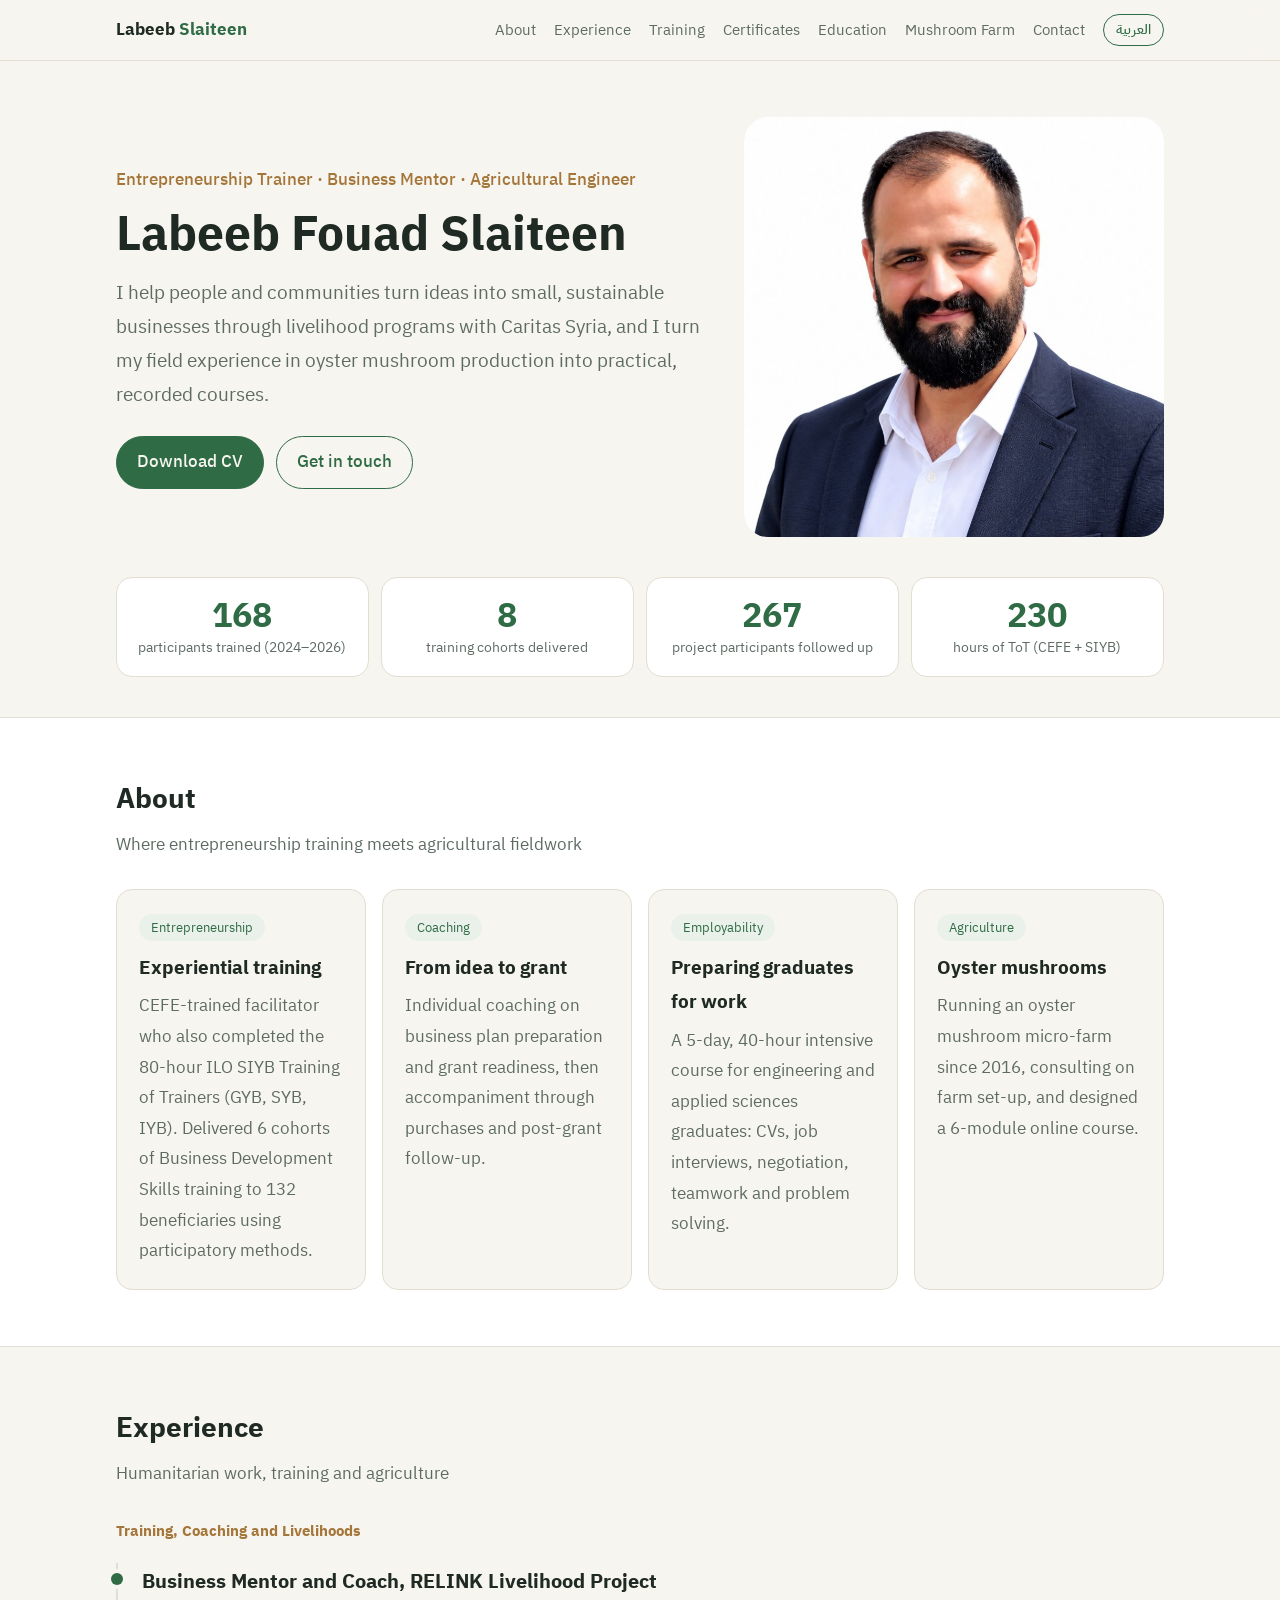
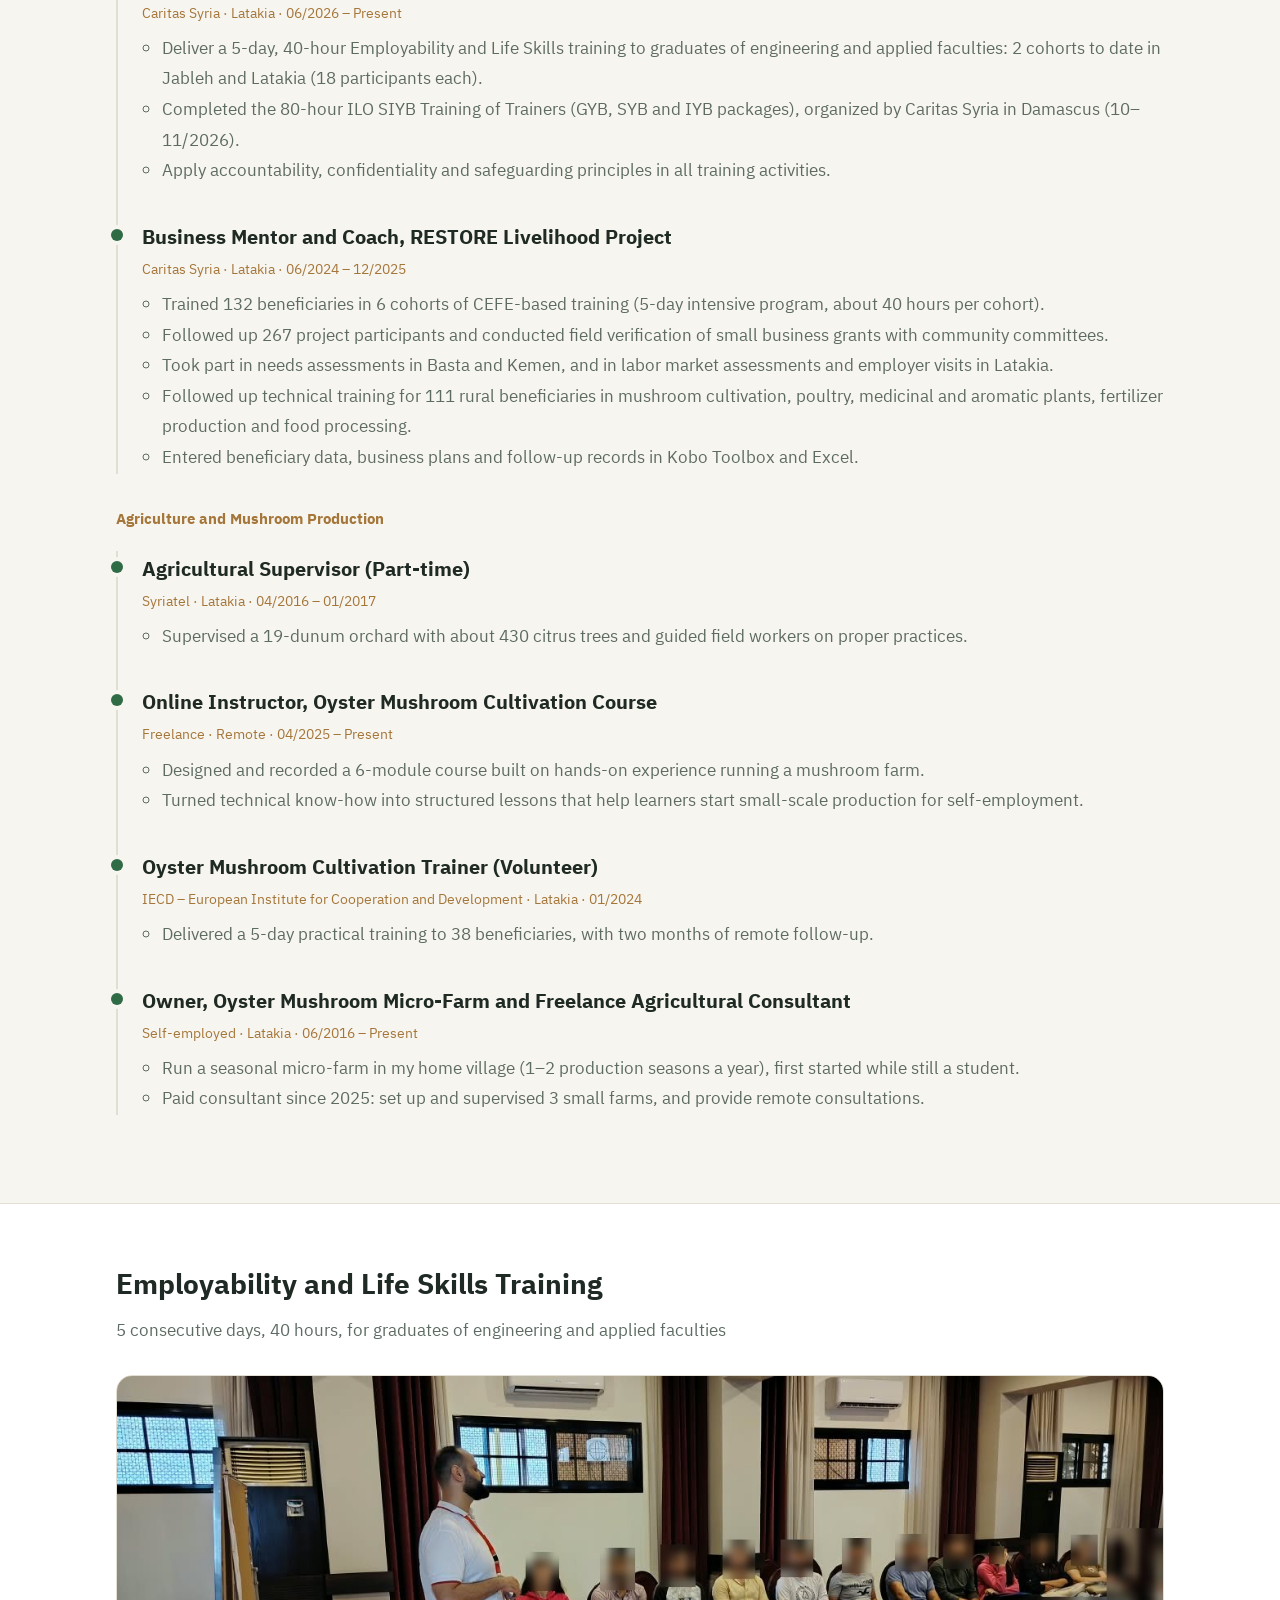
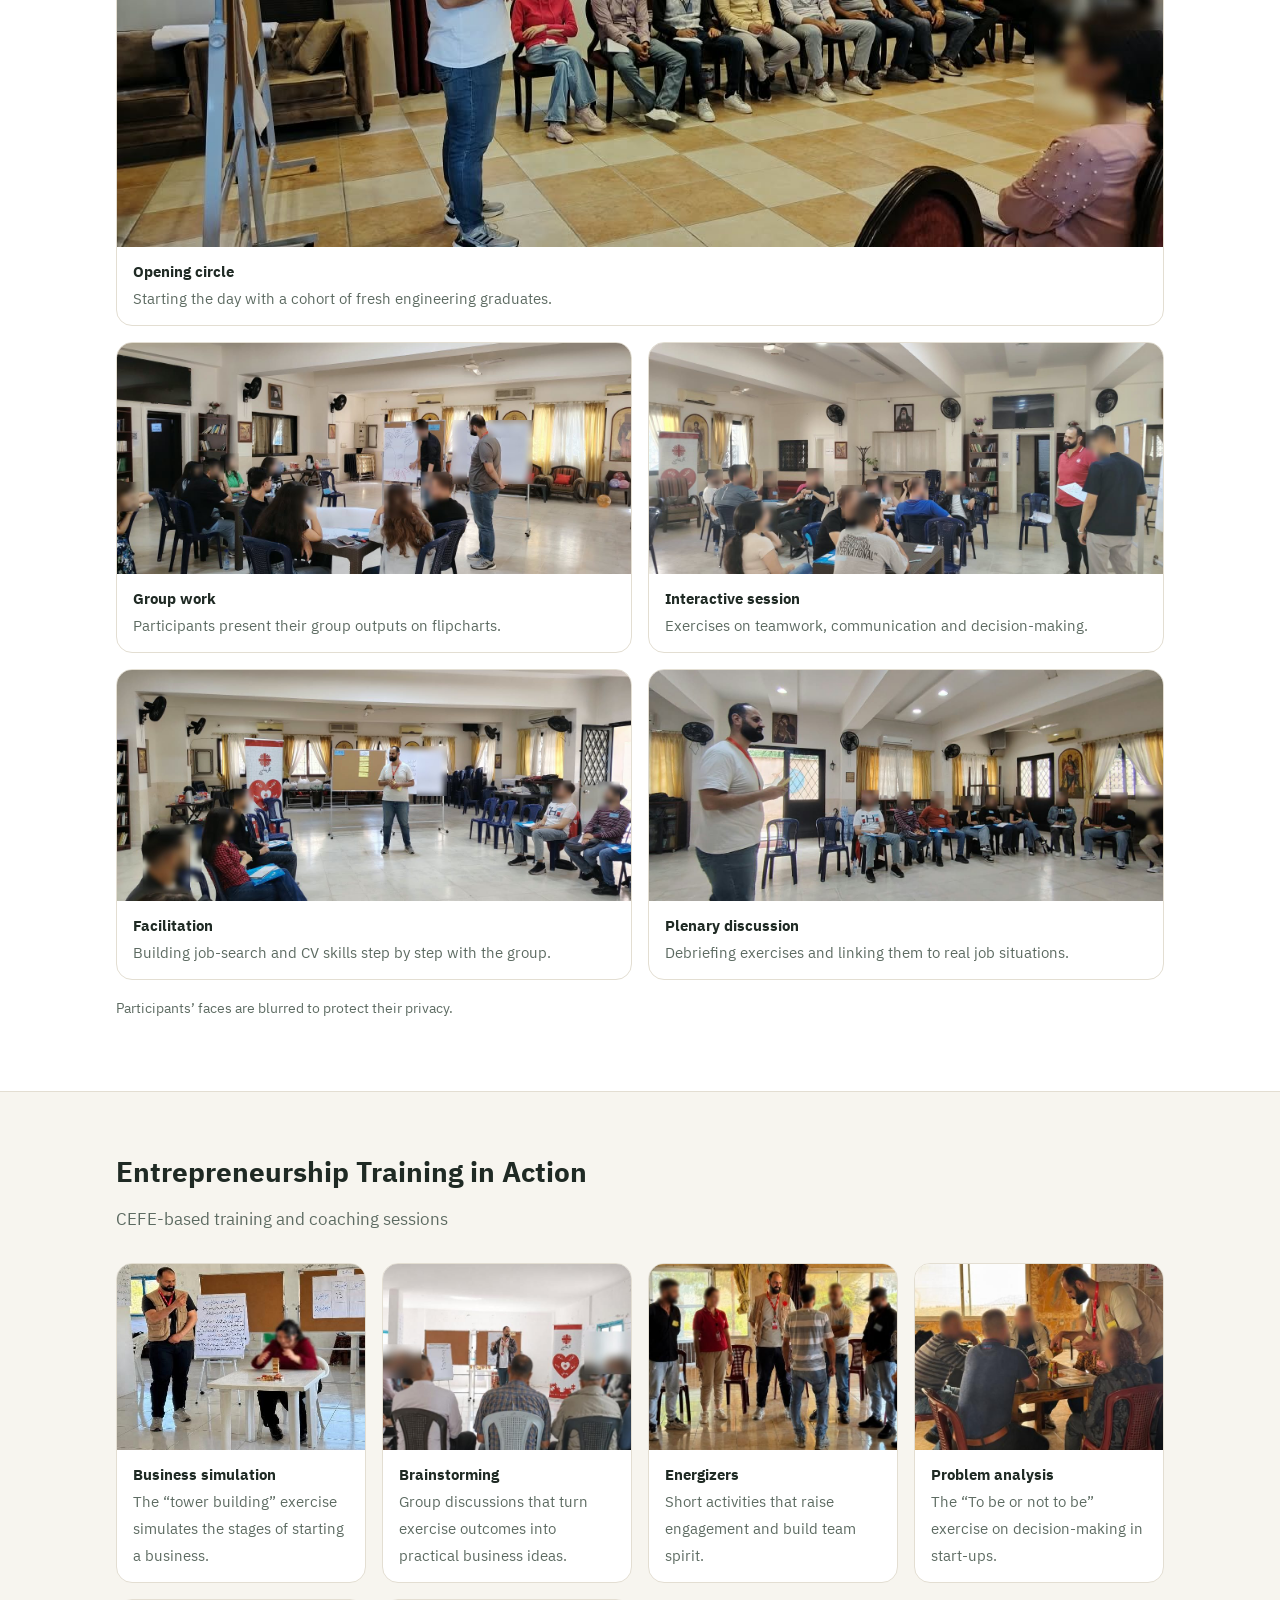
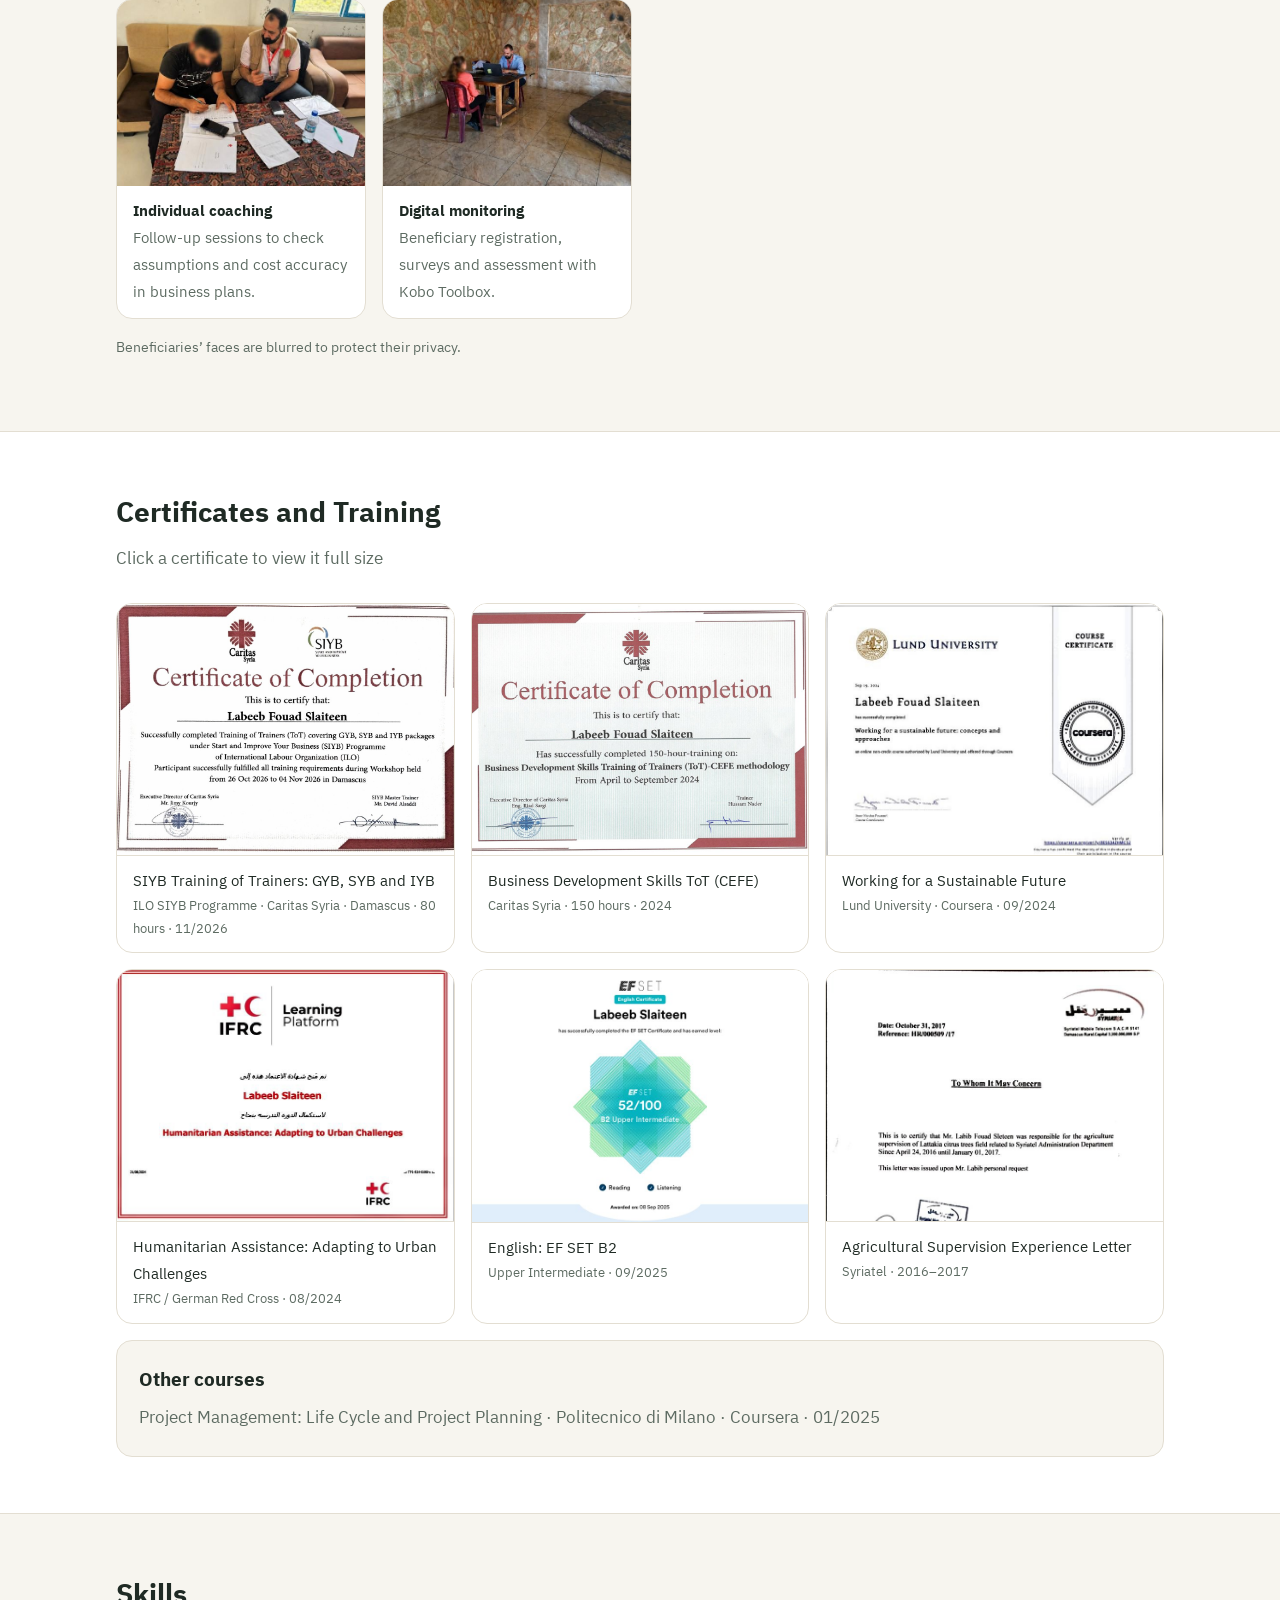
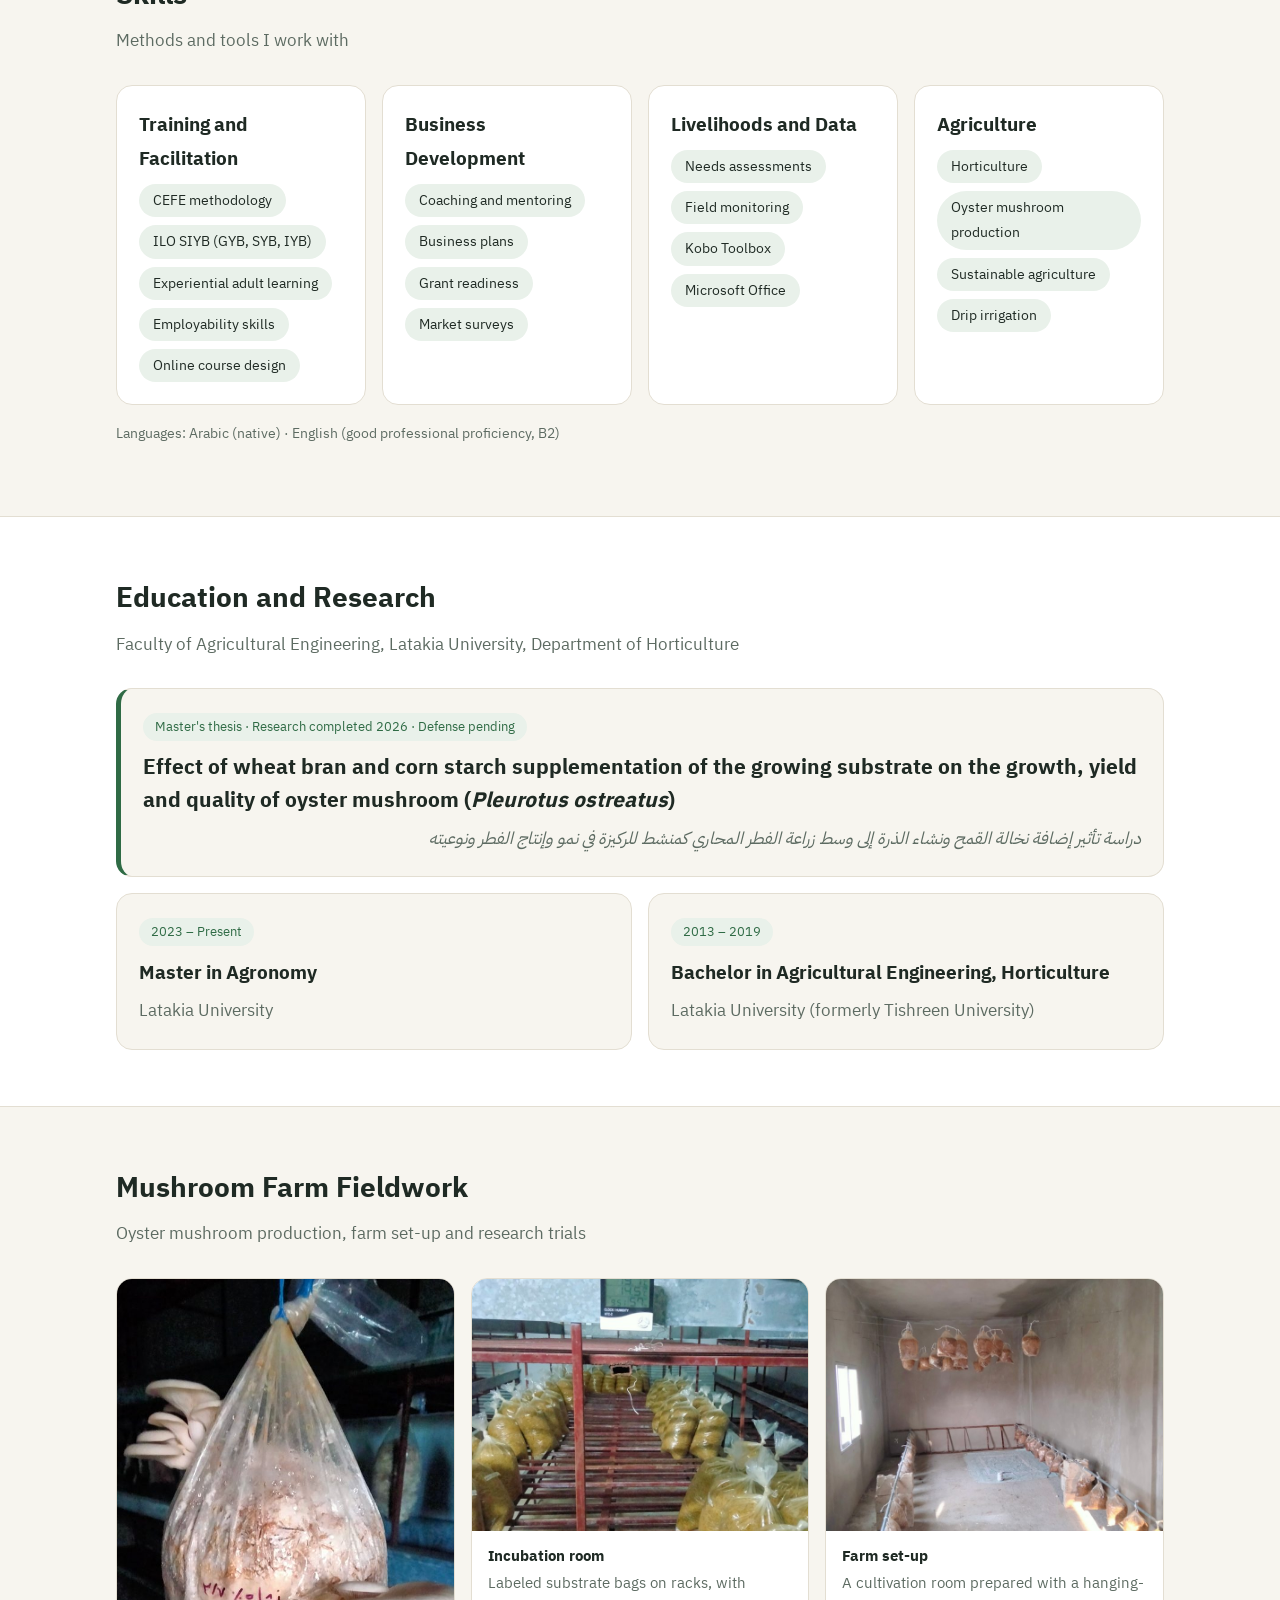
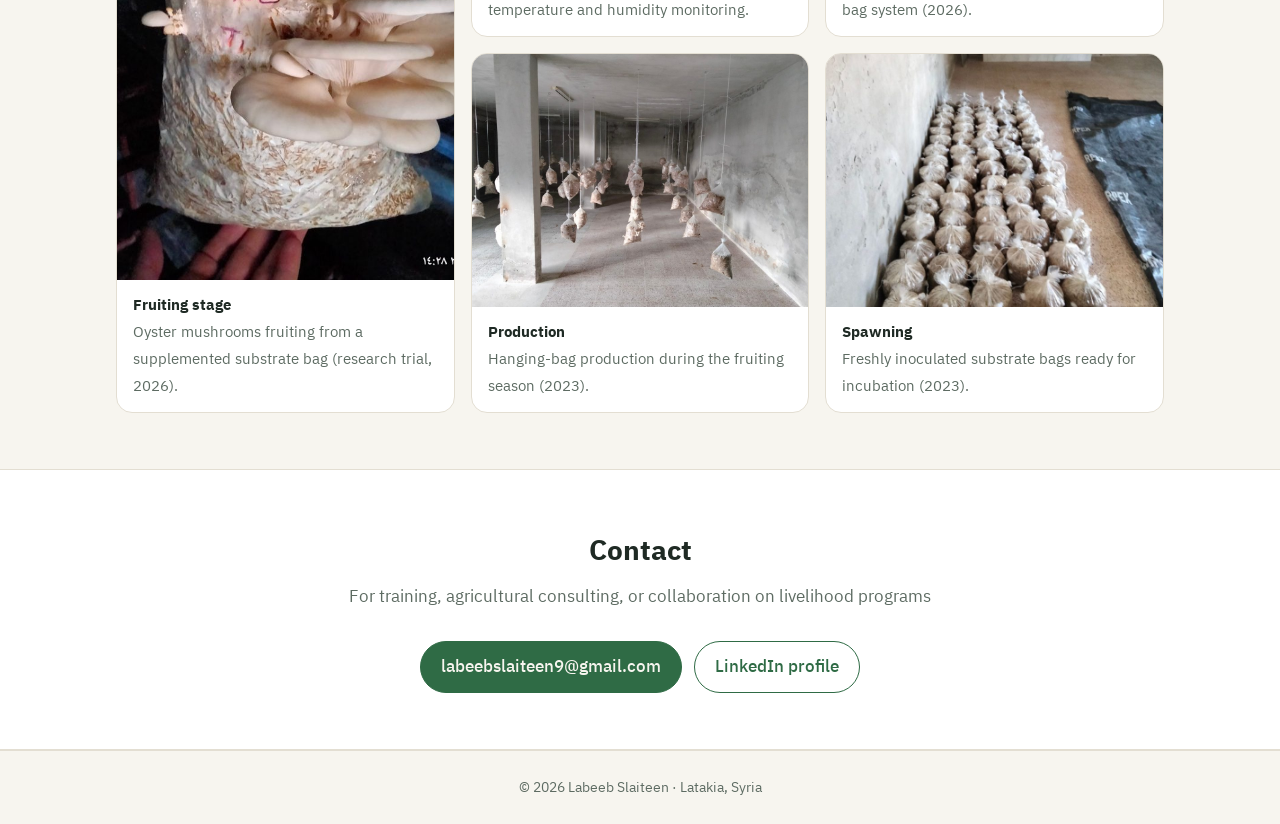
<file: index.html>
<!doctype html>
<html lang="en" dir="ltr">
<head>
<meta charset="utf-8">
<meta name="viewport" content="width=device-width, initial-scale=1">
<title>Labeeb Slaiteen | Entrepreneurship Trainer & Agricultural Engineer</title>
<meta name="description" content="Labeeb Slaiteen: business mentor and entrepreneurship trainer in livelihood programs, and agricultural engineer specialized in oyster mushroom production.">
<meta property="og:title" content="Labeeb Slaiteen | Entrepreneurship Trainer & Agricultural Engineer">
<meta property="og:description" content="Portfolio: CEFE entrepreneurship training, employability skills, business coaching and oyster mushroom production.">
<meta property="og:image" content="https://labeebslaiteen9-alt.github.io/assets/img/profile.jpg">
<meta property="og:url" content="https://labeebslaiteen9-alt.github.io/">
<meta property="og:type" content="website">
<meta name="twitter:card" content="summary_large_image">
<link rel="alternate" hreflang="ar" href="ar/">
<link rel="preconnect" href="https://fonts.googleapis.com">
<link rel="preconnect" href="https://fonts.gstatic.com" crossorigin>
<link href="https://fonts.googleapis.com/css2?family=IBM+Plex+Sans:wght@400;500;700&amp;family=IBM+Plex+Sans+Arabic:wght@400;500;700&amp;display=swap" rel="stylesheet">
<link rel="stylesheet" href="assets/style.css">
<script type="application/ld+json">
{"@context":"https://schema.org","@type":"Person","name":"Labeeb Slaiteen","alternateName":"لبيب سليطين",
 "jobTitle":"Entrepreneurship & Employability Trainer","url":"https://labeebslaiteen9-alt.github.io/",
 "image":"https://labeebslaiteen9-alt.github.io/assets/img/profile.jpg","email":"mailto:labeebslaiteen9@gmail.com",
 "address":{"@type":"PostalAddress","addressLocality":"Latakia","addressCountry":"SY"},
 "sameAs":["https://www.linkedin.com/in/labeeb-slaiteen-68b03327a/"]}
</script>
</head>
<body>

<header class="nav">
  <div class="wrap">
    <a class="logo" href="#top">Labeeb <span>Slaiteen</span></a>
    <div class="nav-end">
      <nav><ul>
        <li><a href="#about">About</a></li>
        <li><a href="#experience">Experience</a></li>
        <li><a href="#employability">Training</a></li>
        <li><a href="#certs">Certificates</a></li>
        <li><a href="#research">Education</a></li>
        <li><a href="#farm">Mushroom Farm</a></li>
        <li><a href="#contact">Contact</a></li>
      </ul></nav>
      <a class="lang" href="ar/" lang="ar">العربية</a>
    </div>
  </div>
</header>

<main id="top">
<section class="hero">
  <div class="wrap">
    <div>
      <p class="kicker">Entrepreneurship Trainer · Business Mentor · Agricultural Engineer</p>
      <h1>Labeeb Fouad Slaiteen</h1>
      <p class="lead">I help people and communities turn ideas into small, sustainable businesses through livelihood programs with Caritas Syria, and I turn my field experience in oyster mushroom production into practical, recorded courses.</p>
      <div class="btns">
        <a class="btn primary" href="assets/docs/Labeeb_Slaiteen_CV.pdf" target="_blank">Download CV</a>
        <a class="btn ghost" href="#contact">Get in touch</a>
      </div>
    </div>
    <div class="hero-img"><img src="assets/img/profile.jpg" alt="Portrait of Labeeb Slaiteen"></div>
  </div>
  <div class="wrap">
    <div class="stats" style="margin-top:40px">
      <div class="stat"><b>168</b><span>participants trained (2024–2026)</span></div>
      <div class="stat"><b>8</b><span>training cohorts delivered</span></div>
      <div class="stat"><b>267</b><span>project participants followed up</span></div>
      <div class="stat"><b>230</b><span>hours of ToT (CEFE&nbsp;+&nbsp;SIYB)</span></div>
    </div>
  </div>
</section>

<section id="about" class="alt">
  <div class="wrap">
    <h2>About</h2>
    <p class="sub">Where entrepreneurship training meets agricultural fieldwork</p>
    <div class="grid">
      <div class="card">
        <span class="tag">Entrepreneurship</span>
        <h3>Experiential training</h3>
        <p>CEFE-trained facilitator who also completed the 80-hour ILO SIYB Training of Trainers (GYB, SYB, IYB). Delivered 6 cohorts of Business Development Skills training to 132 beneficiaries using participatory methods.</p>
      </div>
      <div class="card">
        <span class="tag">Coaching</span>
        <h3>From idea to grant</h3>
        <p>Individual coaching on business plan preparation and grant readiness, then accompaniment through purchases and post-grant follow-up.</p>
      </div>
      <div class="card">
        <span class="tag">Employability</span>
        <h3>Preparing graduates for work</h3>
        <p>A 5-day, 40-hour intensive course for engineering and applied sciences graduates: CVs, job interviews, negotiation, teamwork and problem solving.</p>
      </div>
      <div class="card">
        <span class="tag">Agriculture</span>
        <h3>Oyster mushrooms</h3>
        <p>Running an oyster mushroom micro-farm since 2016, consulting on farm set-up, and designed a 6-module online course.</p>
      </div>
    </div>
  </div>
</section>

<section id="experience">
  <div class="wrap">
    <h2>Experience</h2>
    <p class="sub">Humanitarian work, training and agriculture</p>
    <h3 class="group-title">Training, Coaching and Livelihoods</h3>
    <ol class="timeline">
      <li>
        <h3>Business Mentor and Coach, RELINK Livelihood Project</h3>
        <p class="meta">Caritas Syria · Latakia · 06/2026 – Present</p>
        <ul>
          <li>Deliver a 5-day, 40-hour Employability and Life Skills training to graduates of engineering and applied faculties: 2 cohorts to date in Jableh and Latakia (18 participants each).</li>
          <li>Completed the 80-hour ILO SIYB Training of Trainers (GYB, SYB and IYB packages), organized by Caritas Syria in Damascus (10–11/2026).</li>
          <li>Apply accountability, confidentiality and safeguarding principles in all training activities.</li>
        </ul>
      </li>
      <li>
        <h3>Business Mentor and Coach, RESTORE Livelihood Project</h3>
        <p class="meta">Caritas Syria · Latakia · 06/2024 – 12/2025</p>
        <ul>
          <li>Trained 132 beneficiaries in 6 cohorts of CEFE-based training (5-day intensive program, about 40 hours per cohort).</li>
          <li>Followed up 267 project participants and conducted field verification of small business grants with community committees.</li>
          <li>Took part in needs assessments in Basta and Kemen, and in labor market assessments and employer visits in Latakia.</li>
          <li>Followed up technical training for 111 rural beneficiaries in mushroom cultivation, poultry, medicinal and aromatic plants, fertilizer production and food processing.</li>
          <li>Entered beneficiary data, business plans and follow-up records in Kobo Toolbox and Excel.</li>
        </ul>
      </li>
    </ol>
    <h3 class="group-title">Agriculture and Mushroom Production</h3>
    <ol class="timeline">
      <li>
        <h3>Agricultural Supervisor (Part-time)</h3>
        <p class="meta">Syriatel · Latakia · 04/2016 – 01/2017</p>
        <ul>
          <li>Supervised a 19-dunum orchard with about 430 citrus trees and guided field workers on proper practices.</li>
        </ul>
      </li>
      <li>
        <h3>Online Instructor, Oyster Mushroom Cultivation Course</h3>
        <p class="meta">Freelance · Remote · 04/2025 – Present</p>
        <ul>
          <li>Designed and recorded a 6-module course built on hands-on experience running a mushroom farm.</li>
          <li>Turned technical know-how into structured lessons that help learners start small-scale production for self-employment.</li>
        </ul>
      </li>
      <li>
        <h3>Oyster Mushroom Cultivation Trainer (Volunteer)</h3>
        <p class="meta">IECD – European Institute for Cooperation and Development · Latakia · 01/2024</p>
        <ul>
          <li>Delivered a 5-day practical training to 38 beneficiaries, with two months of remote follow-up.</li>
        </ul>
      </li>
      <li>
        <h3>Owner, Oyster Mushroom Micro-Farm and Freelance Agricultural Consultant</h3>
        <p class="meta">Self-employed · Latakia · 06/2016 – Present</p>
        <ul>
          <li>Run a seasonal micro-farm in my home village (1–2 production seasons a year), first started while still a student.</li>
          <li>Paid consultant since 2025: set up and supervised 3 small farms, and provide remote consultations.</li>
        </ul>
      </li>
    </ol>
  </div>
</section>

<section id="employability" class="alt">
  <div class="wrap">
    <h2>Employability and Life Skills Training</h2>
    <p class="sub">5 consecutive days, 40 hours, for graduates of engineering and applied faculties</p>
    <div class="gallery">
      <figure><img src="assets/img/emp-circle.jpg" alt="Employability training session" loading="lazy"><figcaption><b>Opening circle</b>Starting the day with a cohort of fresh engineering graduates.</figcaption></figure>
      <figure><img src="assets/img/emp-groupwork.jpg" alt="Employability training session" loading="lazy"><figcaption><b>Group work</b>Participants present their group outputs on flipcharts.</figcaption></figure>
      <figure><img src="assets/img/emp-session.jpg" alt="Employability training session" loading="lazy"><figcaption><b>Interactive session</b>Exercises on teamwork, communication and decision-making.</figcaption></figure>
      <figure><img src="assets/img/emp-facilitation.jpg" alt="Employability training session" loading="lazy"><figcaption><b>Facilitation</b>Building job-search and CV skills step by step with the group.</figcaption></figure>
      <figure><img src="assets/img/emp-discussion.jpg" alt="Employability training session" loading="lazy"><figcaption><b>Plenary discussion</b>Debriefing exercises and linking them to real job situations.</figcaption></figure>
    </div>
    <p class="note">Participants’ faces are blurred to protect their privacy.</p>
  </div>
</section>

<section id="gallery">
  <div class="wrap">
    <h2>Entrepreneurship Training in Action</h2>
    <p class="sub">CEFE-based training and coaching sessions</p>
    <div class="gallery">
      <figure><img src="assets/img/tower.jpg" alt="Tower building exercise" loading="lazy"><figcaption><b>Business simulation</b>The “tower building” exercise simulates the stages of starting a business.</figcaption></figure>
      <figure><img src="assets/img/brainstorm.jpg" alt="Brainstorming session" loading="lazy"><figcaption><b>Brainstorming</b>Group discussions that turn exercise outcomes into practical business ideas.</figcaption></figure>
      <figure><img src="assets/img/energizer.jpg" alt="Energizer exercise" loading="lazy"><figcaption><b>Energizers</b>Short activities that raise engagement and build team spirit.</figcaption></figure>
      <figure><img src="assets/img/problem.jpg" alt="Problem analysis exercise" loading="lazy"><figcaption><b>Problem analysis</b>The “To be or not to be” exercise on decision-making in start-ups.</figcaption></figure>
      <figure><img src="assets/img/coaching.jpg" alt="Individual coaching" loading="lazy"><figcaption><b>Individual coaching</b>Follow-up sessions to check assumptions and cost accuracy in business plans.</figcaption></figure>
      <figure><img src="assets/img/kobo.jpg" alt="Digital data collection" loading="lazy"><figcaption><b>Digital monitoring</b>Beneficiary registration, surveys and assessment with Kobo Toolbox.</figcaption></figure>
    </div>
    <p class="note">Beneficiaries’ faces are blurred to protect their privacy.</p>
  </div>
</section>

<section id="certs" class="alt">
  <div class="wrap">
    <h2>Certificates and Training</h2>
    <p class="sub">Click a certificate to view it full size</p>
    <div class="certs">
      <a class="cert" href="assets/certs/siyb-tot.jpg" target="_blank"><img src="assets/certs/siyb-tot.jpg" alt="SIYB Training of Trainers certificate" loading="lazy"><div>SIYB Training of Trainers: GYB, SYB and IYB<small>ILO SIYB Programme · Caritas Syria · Damascus · 80 hours · 11/2026</small></div></a>
      <a class="cert" href="assets/certs/cefe-tot.jpg" target="_blank"><img src="assets/certs/cefe-tot.jpg" alt="CEFE ToT certificate" loading="lazy"><div>Business Development Skills ToT (CEFE)<small>Caritas Syria · 150 hours · 2024</small></div></a>
      <a class="cert" href="assets/certs/lund.jpg" target="_blank"><img src="assets/certs/lund.jpg" alt="Lund University certificate" loading="lazy"><div>Working for a Sustainable Future<small>Lund University · Coursera · 09/2024</small></div></a>
      <a class="cert" href="assets/certs/ifrc.jpg" target="_blank"><img src="assets/certs/ifrc.jpg" alt="IFRC certificate" loading="lazy"><div>Humanitarian Assistance: Adapting to Urban Challenges<small>IFRC / German Red Cross · 08/2024</small></div></a>
      <a class="cert" href="assets/certs/efset.jpg" target="_blank"><img src="assets/certs/efset.jpg" alt="EF SET certificate" loading="lazy"><div>English: EF SET B2<small>Upper Intermediate · 09/2025</small></div></a>
      <a class="cert" href="assets/certs/syriatel.jpg" target="_blank"><img src="assets/certs/syriatel.jpg" alt="Syriatel experience letter" loading="lazy"><div>Agricultural Supervision Experience Letter<small>Syriatel · 2016–2017</small></div></a>
    </div>
    <div class="card" style="margin-top:16px">
      <h3>Other courses</h3>
      <p>Project Management: Life Cycle and Project Planning · Politecnico di Milano · Coursera · 01/2025</p>
    </div>
  </div>
</section>

<section id="skills">
  <div class="wrap">
    <h2>Skills</h2>
    <p class="sub">Methods and tools I work with</p>
    <div class="grid">
      <div class="card"><h3>Training and Facilitation</h3><div class="chips"><span>CEFE methodology</span><span>ILO SIYB (GYB, SYB, IYB)</span><span>Experiential adult learning</span><span>Employability skills</span><span>Online course design</span></div></div>
      <div class="card"><h3>Business Development</h3><div class="chips"><span>Coaching and mentoring</span><span>Business plans</span><span>Grant readiness</span><span>Market surveys</span></div></div>
      <div class="card"><h3>Livelihoods and Data</h3><div class="chips"><span>Needs assessments</span><span>Field monitoring</span><span>Kobo Toolbox</span><span>Microsoft Office</span></div></div>
      <div class="card"><h3>Agriculture</h3><div class="chips"><span>Horticulture</span><span>Oyster mushroom production</span><span>Sustainable agriculture</span><span>Drip irrigation</span></div></div>
    </div>
    <p class="note">Languages: Arabic (native) · English (good professional proficiency, B2)</p>
  </div>
</section>

<section id="research" class="alt">
  <div class="wrap">
    <h2>Education and Research</h2>
    <p class="sub">Faculty of Agricultural Engineering, Latakia University, Department of Horticulture</p>
    <div class="research">
      <div class="card big">
        <span class="tag">Master's thesis · Research completed 2026 · Defense pending</span>
        <h3>Effect of wheat bran and corn starch supplementation of the growing substrate on the growth, yield and quality of oyster mushroom (<i>Pleurotus ostreatus</i>)</h3>
        <p class="alt-lang" lang="ar" dir="rtl">دراسة تأثير إضافة نخالة القمح ونشاء الذرة إلى وسط زراعة الفطر المحاري كمنشط للركيزة في نمو وإنتاج الفطر ونوعيته</p>
      </div>
      <div class="card">
        <span class="tag">2023 – Present</span>
        <h3>Master in Agronomy</h3>
        <p>Latakia University</p>
      </div>
      <div class="card">
        <span class="tag">2013 – 2019</span>
        <h3>Bachelor in Agricultural Engineering, Horticulture</h3>
        <p>Latakia University (formerly Tishreen University)</p>
      </div>
    </div>
  </div>
</section>

<section id="farm">
  <div class="wrap">
    <h2>Mushroom Farm Fieldwork</h2>
    <p class="sub">Oyster mushroom production, farm set-up and research trials</p>
    <div class="gallery">
      <figure><img src="assets/img/farm-fruiting.jpg" alt="Oyster mushrooms fruiting from a substrate bag" loading="lazy"><figcaption><b>Fruiting stage</b>Oyster mushrooms fruiting from a supplemented substrate bag (research trial, 2026).</figcaption></figure>
      <figure><img src="assets/img/farm-incubation.jpg" alt="Incubation room with labeled bags and thermometer" loading="lazy"><figcaption><b>Incubation room</b>Labeled substrate bags on racks, with temperature and humidity monitoring.</figcaption></figure>
      <figure><img src="assets/img/farm-hanging-2026.jpg" alt="Hanging bags in a cultivation room" loading="lazy"><figcaption><b>Farm set-up</b>A cultivation room prepared with a hanging-bag system (2026).</figcaption></figure>
      <figure><img src="assets/img/farm-hanging-2023.jpg" alt="Hanging bags producing mushrooms" loading="lazy"><figcaption><b>Production</b>Hanging-bag production during the fruiting season (2023).</figcaption></figure>
      <figure><img src="assets/img/farm-bags.jpg" alt="Freshly inoculated substrate bags" loading="lazy"><figcaption><b>Spawning</b>Freshly inoculated substrate bags ready for incubation (2023).</figcaption></figure>
    </div>
  </div>
</section>

<section id="contact" class="alt contact">
  <div class="wrap">
    <h2>Contact</h2>
    <p class="sub">For training, agricultural consulting, or collaboration on livelihood programs</p>
    <div class="btns">
      <a class="btn primary" href="mailto:labeebslaiteen9@gmail.com">labeebslaiteen9@gmail.com</a>
      <a class="btn ghost" href="https://www.linkedin.com/in/labeeb-slaiteen-68b03327a/" target="_blank" rel="noopener">LinkedIn profile</a>
    </div>
  </div>
</section>
</main>

<footer>© <span id="y">2026</span> Labeeb Slaiteen · Latakia, Syria</footer>
<script>document.getElementById('y').textContent=new Date().getFullYear()</script>
</body>
</html>
</file>
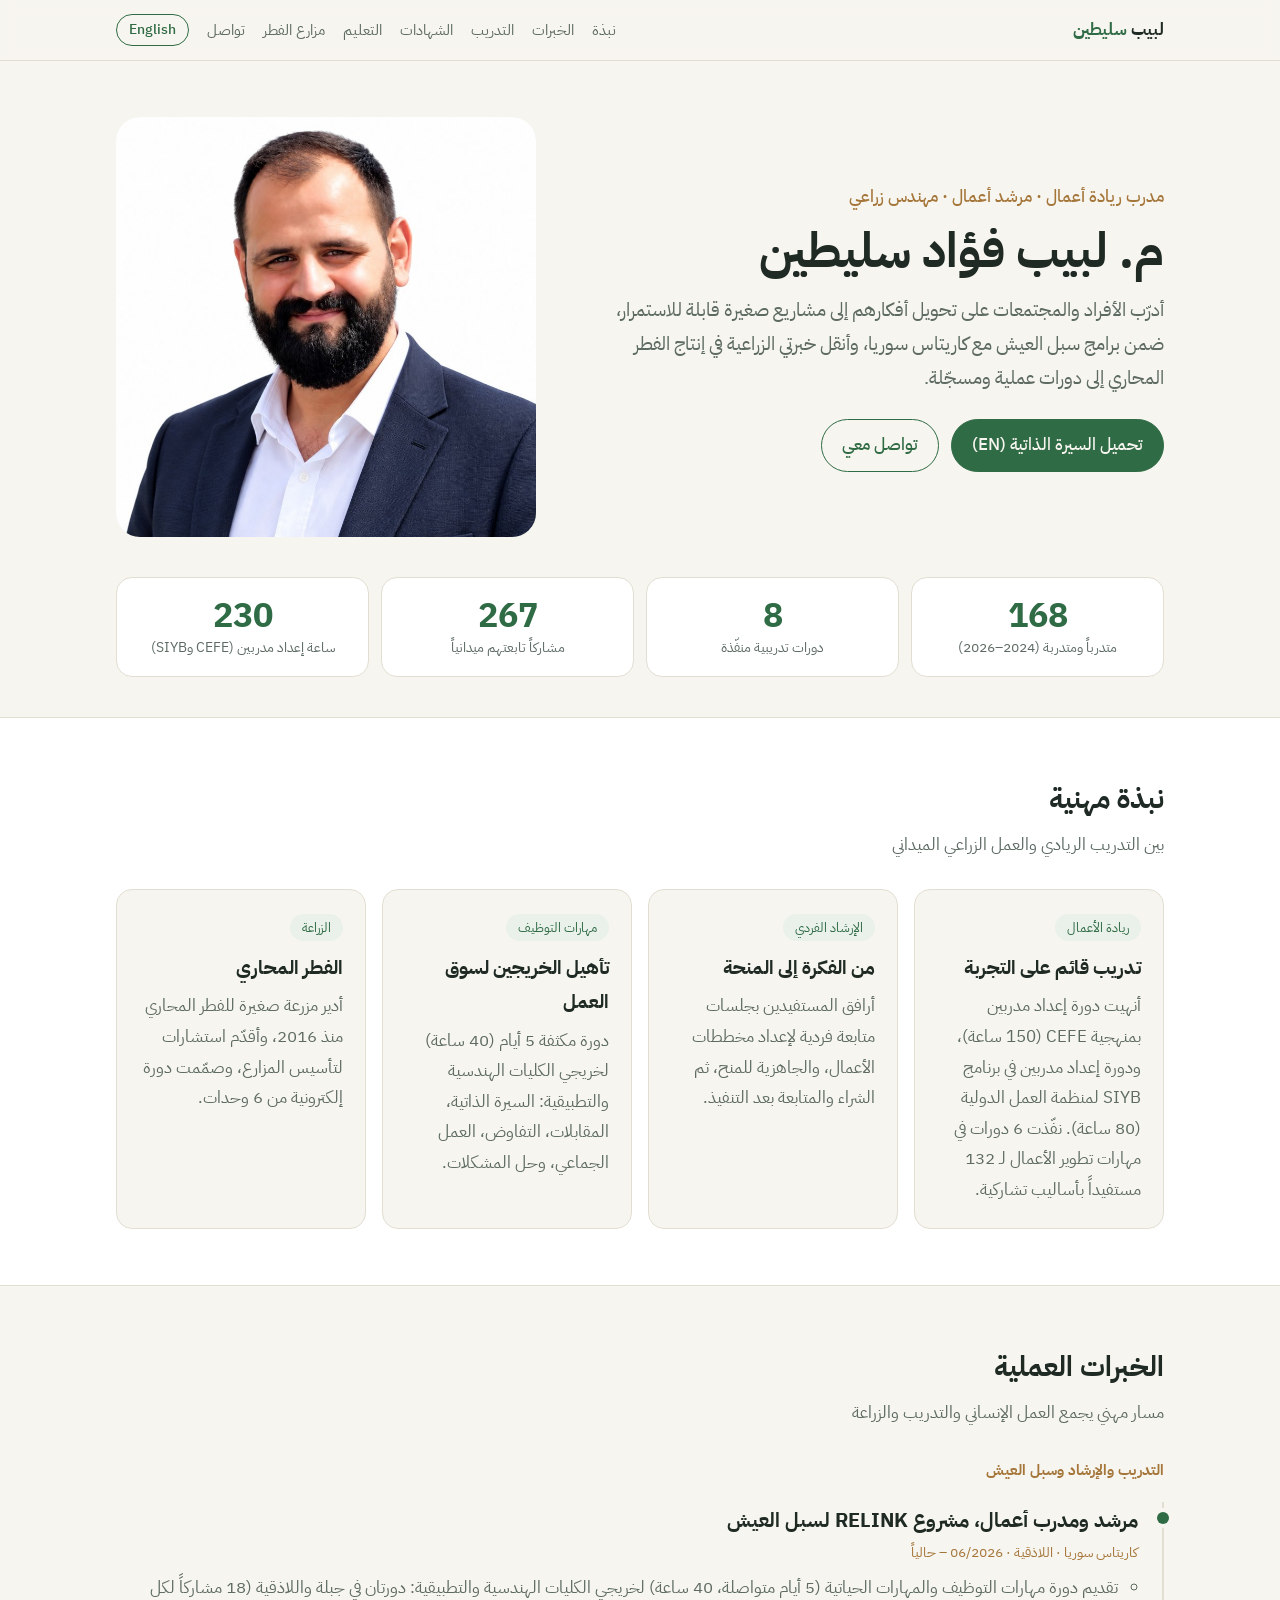
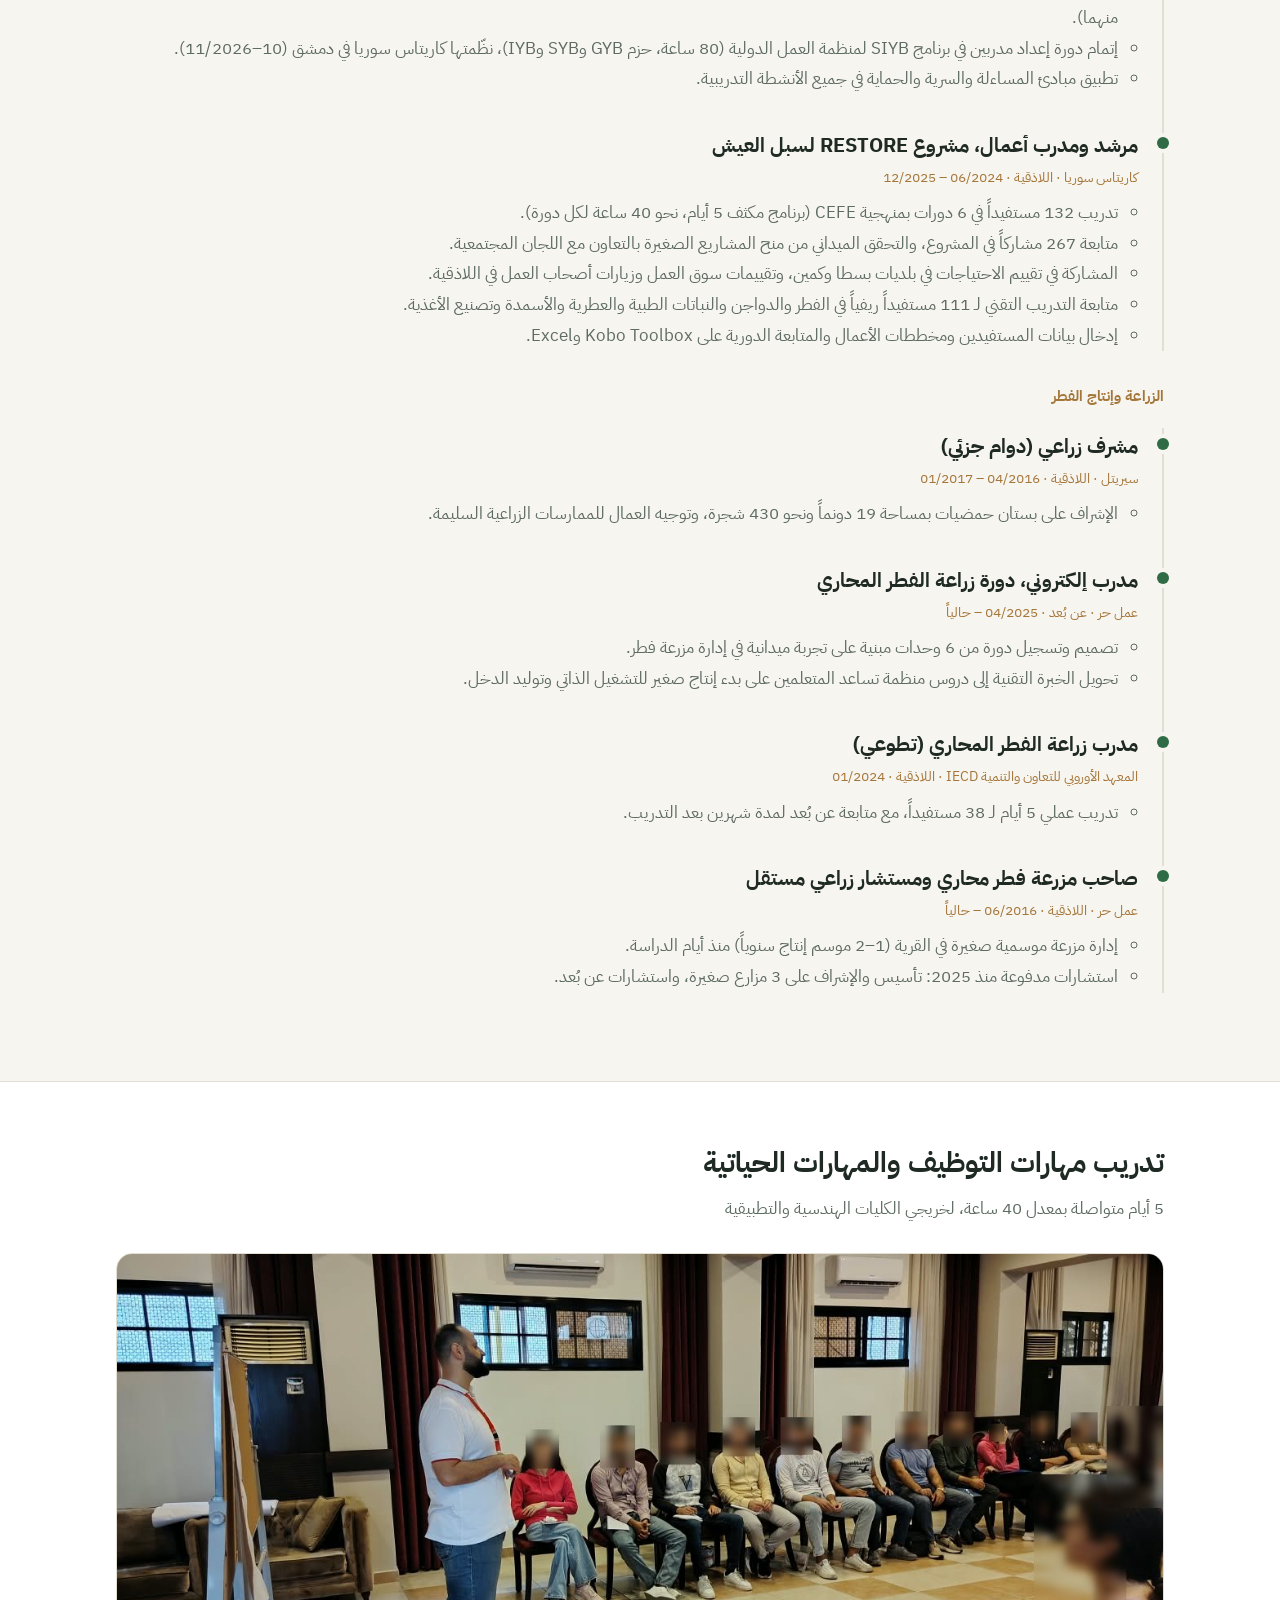
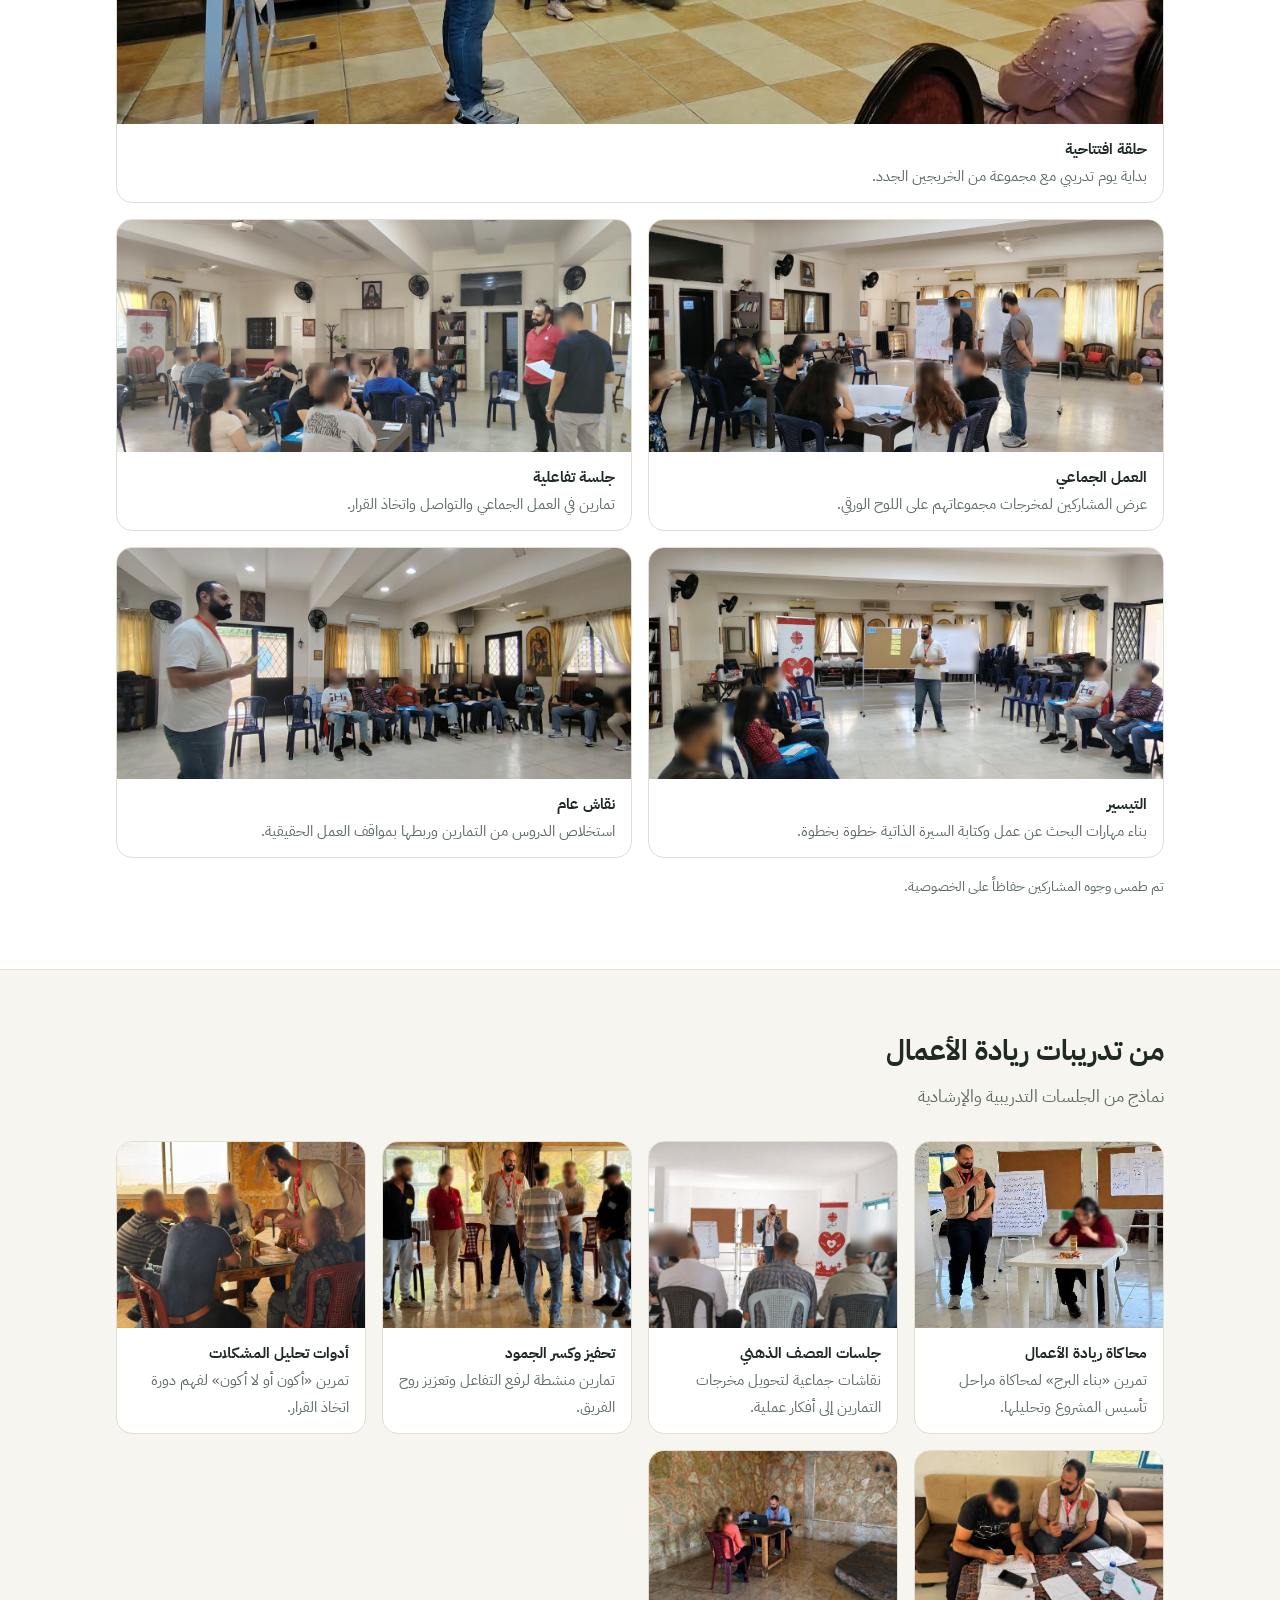
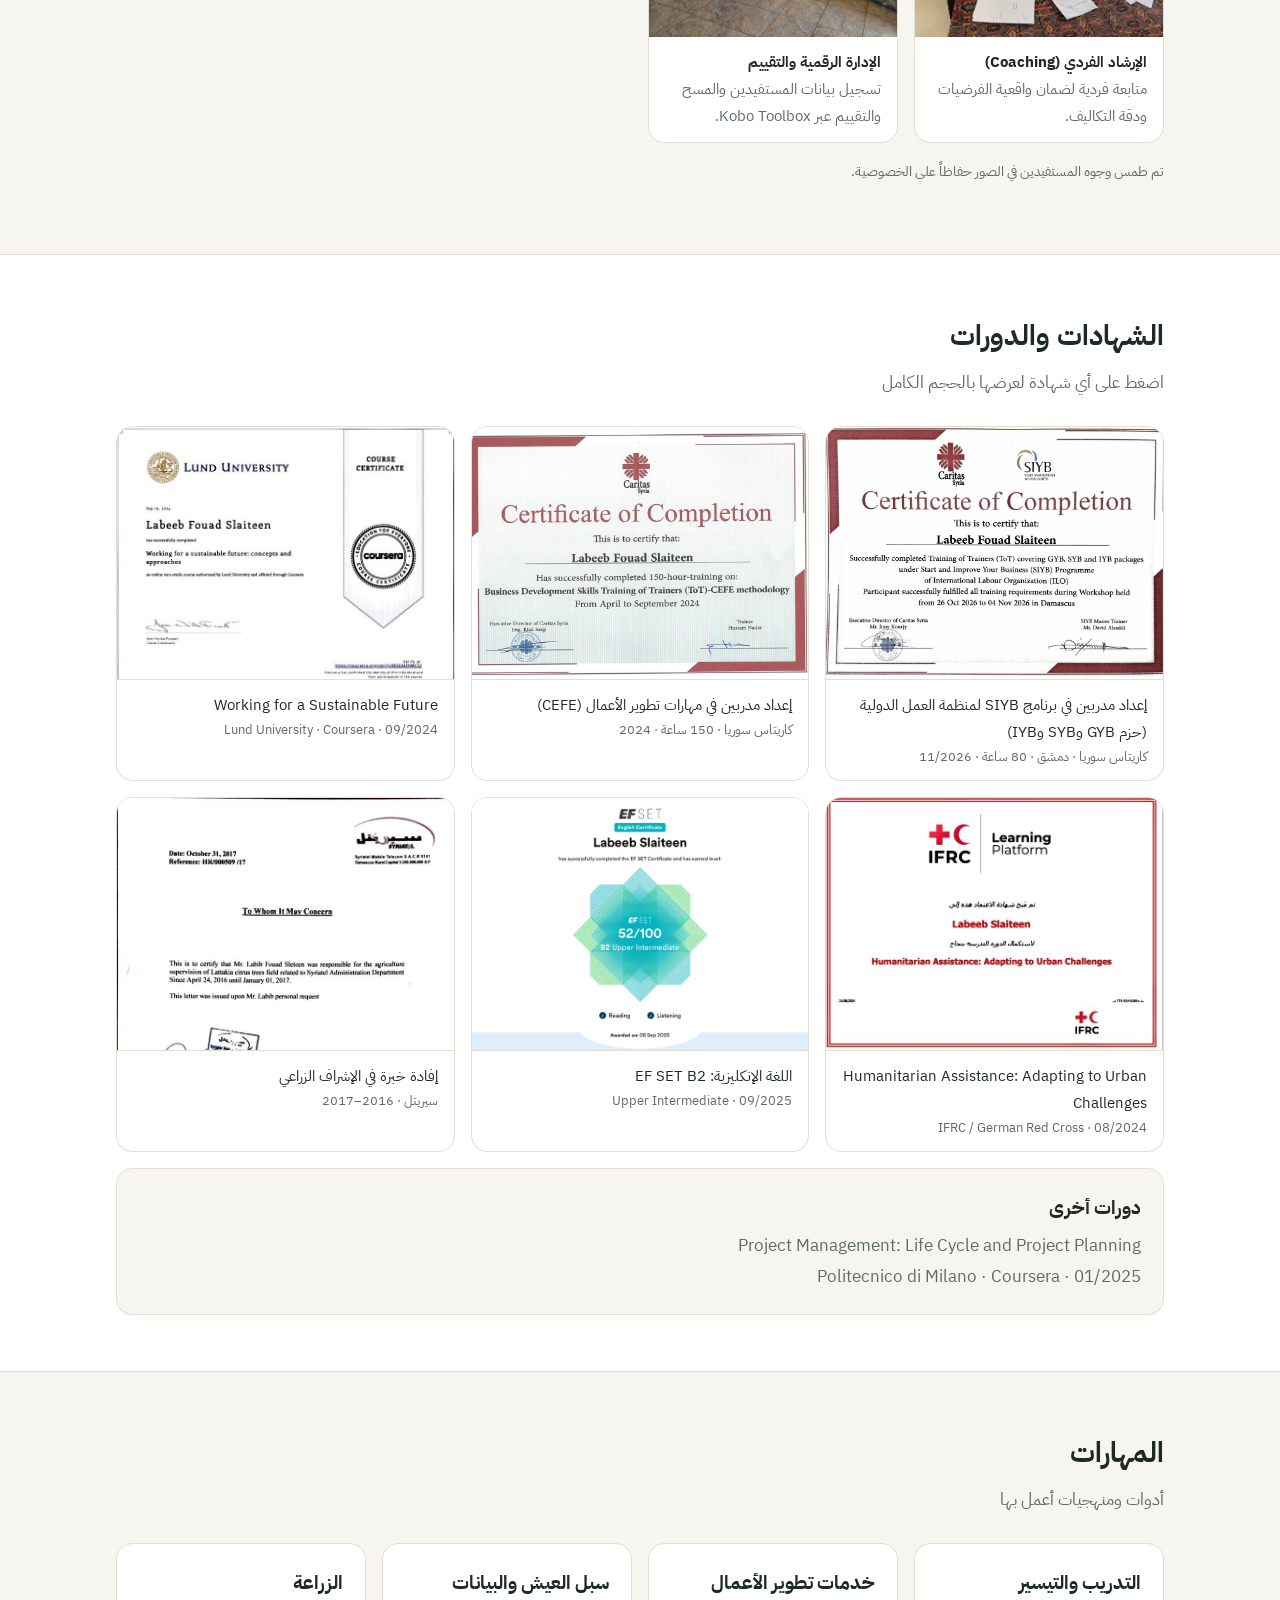
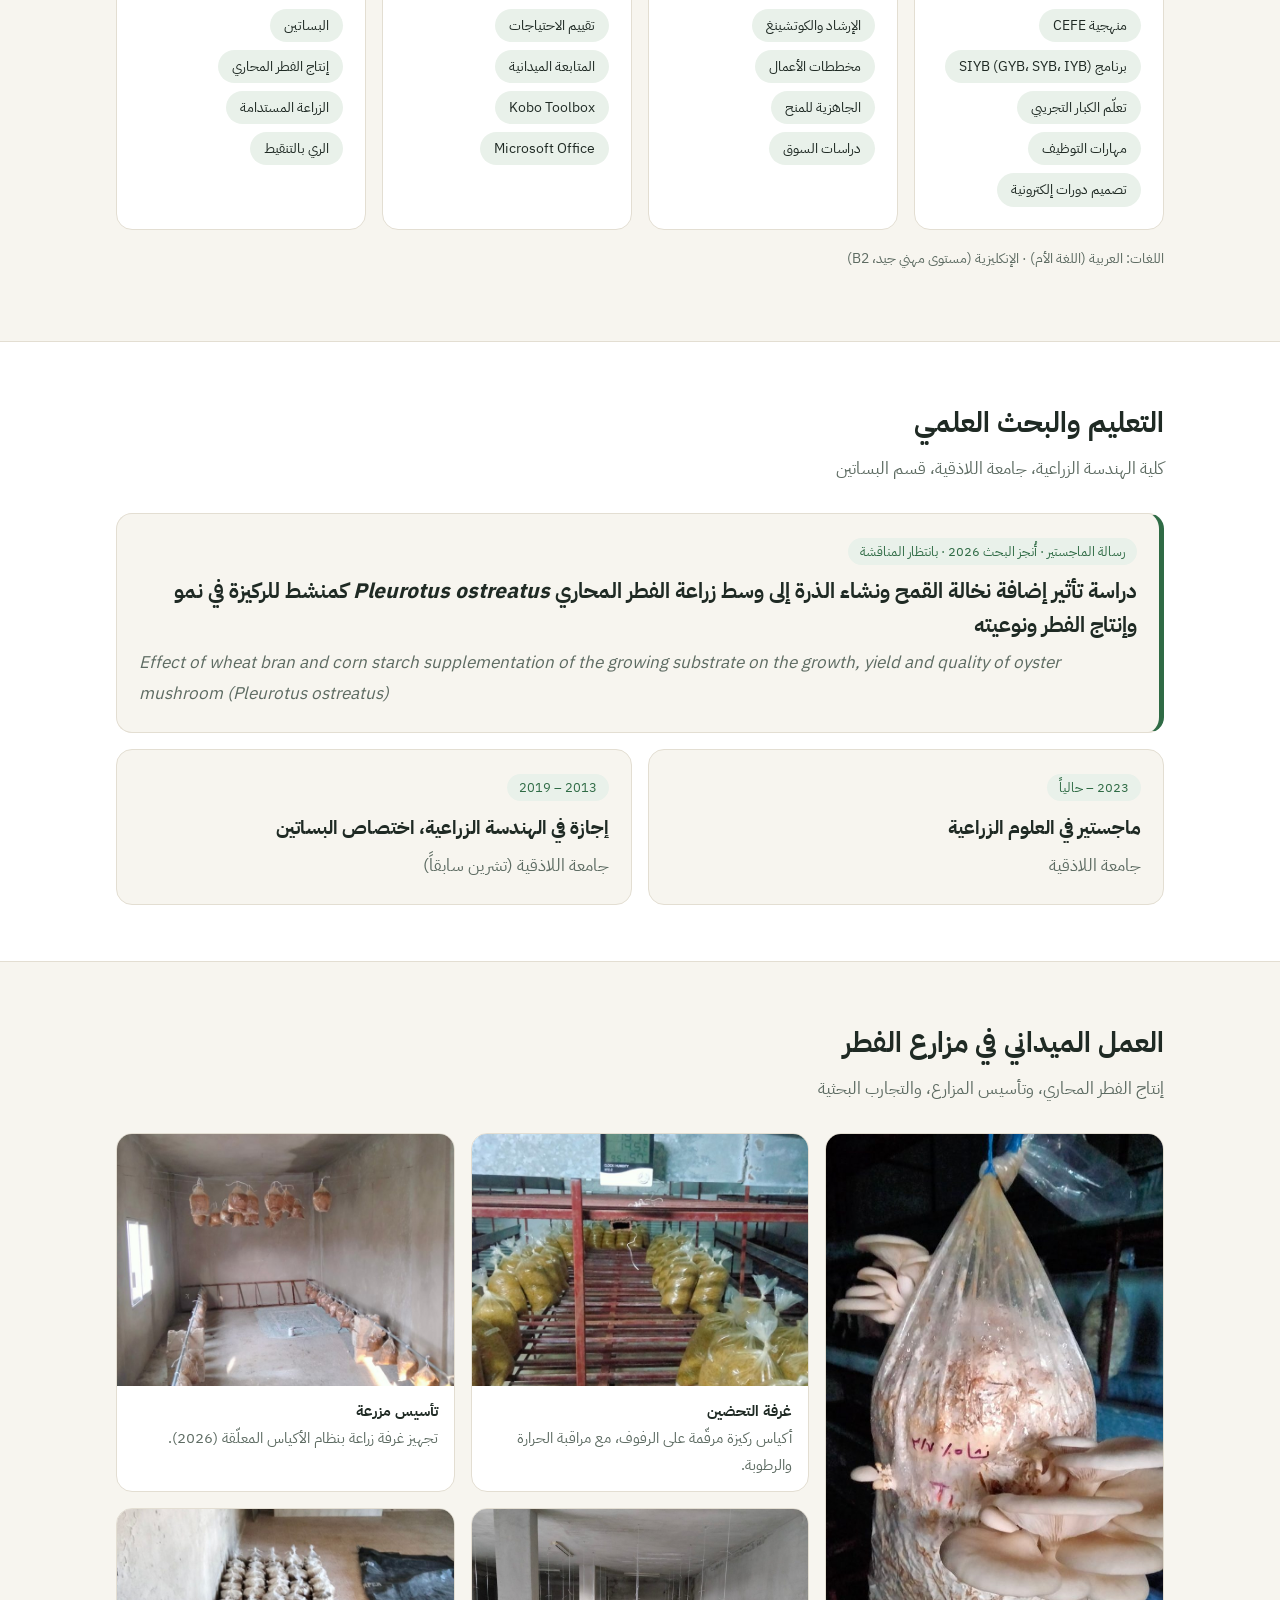
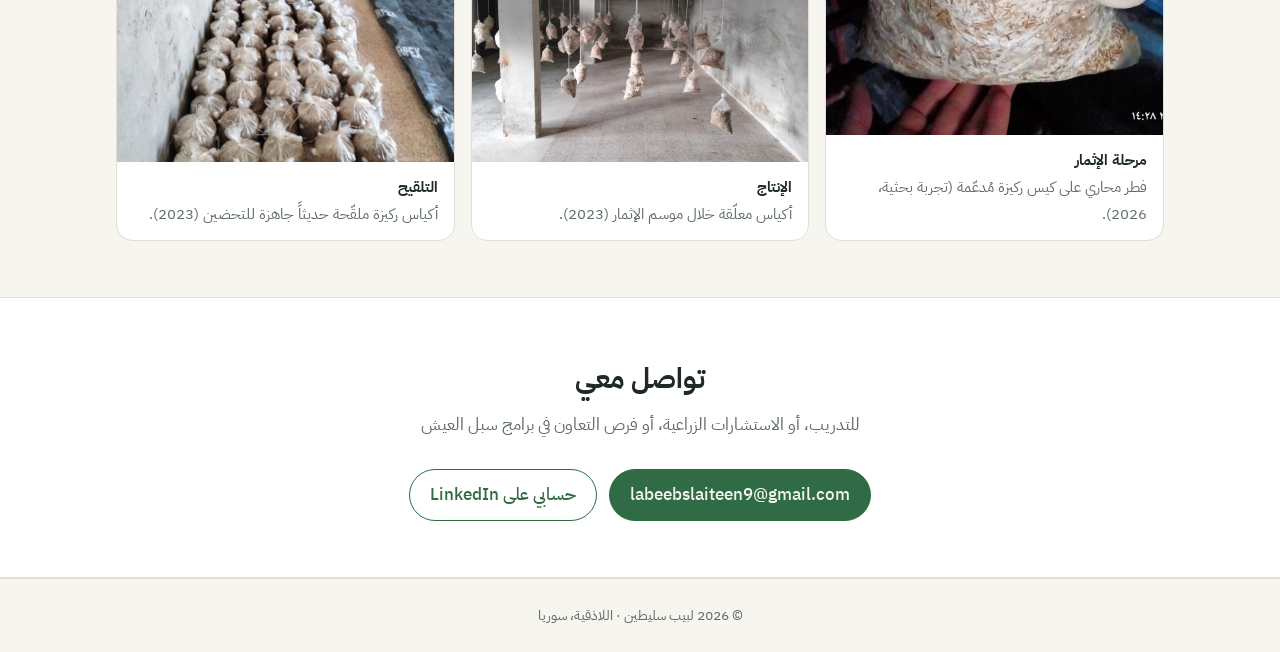
<file: ar/index.html>
<!doctype html>
<html lang="ar" dir="rtl">
<head>
<meta charset="utf-8">
<meta name="viewport" content="width=device-width, initial-scale=1">
<title>لبيب سليطين | مدرب ريادة أعمال ومهندس زراعي</title>
<meta name="description" content="لبيب سليطين: مدرب ريادة أعمال ومهارات توظيف، ومرشد أعمال في برامج سبل العيش، ومهندس زراعي متخصص في إنتاج الفطر المحاري.">
<meta property="og:title" content="لبيب سليطين | مدرب ريادة أعمال ومهندس زراعي">
<meta property="og:description" content="معرض أعمال: تدريب ريادة الأعمال (CEFE)، مهارات التوظيف، الإرشاد الفردي، وإنتاج الفطر المحاري.">
<meta property="og:image" content="https://labeebslaiteen9-alt.github.io/assets/img/profile.jpg">
<meta property="og:url" content="https://labeebslaiteen9-alt.github.io/ar/">
<meta property="og:type" content="website">
<meta name="twitter:card" content="summary_large_image">
<link rel="preconnect" href="https://fonts.googleapis.com">
<link rel="preconnect" href="https://fonts.gstatic.com" crossorigin>
<link href="https://fonts.googleapis.com/css2?family=IBM+Plex+Sans:wght@400;500;700&amp;family=IBM+Plex+Sans+Arabic:wght@400;500;700&amp;display=swap" rel="stylesheet">
<link rel="stylesheet" href="../assets/style.css">
<link rel="alternate" hreflang="en" href="../">
<script type="application/ld+json">
{"@context":"https://schema.org","@type":"Person","name":"Labeeb Slaiteen","alternateName":"لبيب سليطين",
 "jobTitle":"Entrepreneurship & Employability Trainer","url":"https://labeebslaiteen9-alt.github.io/",
 "image":"https://labeebslaiteen9-alt.github.io/assets/img/profile.jpg","email":"mailto:labeebslaiteen9@gmail.com",
 "address":{"@type":"PostalAddress","addressLocality":"Latakia","addressCountry":"SY"},
 "sameAs":["https://www.linkedin.com/in/labeeb-slaiteen-68b03327a/"]}
</script>
</head>
<body>

<header class="nav">
  <div class="wrap">
    <a class="logo" href="#top">لبيب <span>سليطين</span></a>
    <div class="nav-end">
    <nav><ul>
      <li><a href="#about">نبذة</a></li>
      <li><a href="#experience">الخبرات</a></li>
      <li><a href="#employability">التدريب</a></li>
      <li><a href="#certs">الشهادات</a></li>
      <li><a href="#research">التعليم</a></li>
      <li><a href="#farm">مزارع الفطر</a></li>
      <li><a href="#contact">تواصل</a></li>
    </ul></nav>
    <a class="lang" href="../" lang="en">English</a>
    </div>
  </div>
</header>

<main id="top">
<section class="hero">
  <div class="wrap">
    <div>
      <p class="kicker">مدرب ريادة أعمال · مرشد أعمال · مهندس زراعي</p>
      <h1>م. لبيب فؤاد سليطين</h1>
      <p class="lead">أدرّب الأفراد والمجتمعات على تحويل أفكارهم إلى مشاريع صغيرة قابلة للاستمرار، ضمن برامج سبل العيش مع كاريتاس سوريا، وأنقل خبرتي الزراعية في إنتاج الفطر المحاري إلى دورات عملية ومسجّلة.</p>
      <div class="btns">
        <a class="btn primary" href="../assets/docs/Labeeb_Slaiteen_CV.pdf" target="_blank">تحميل السيرة الذاتية (EN)</a>
        <a class="btn ghost" href="#contact">تواصل معي</a>
      </div>
    </div>
    <div class="hero-img"><img src="../assets/img/profile.jpg" alt="صورة لبيب سليطين"></div>
  </div>
  <div class="wrap">
    <div class="stats" style="margin-top:40px">
      <div class="stat"><b>168</b><span>متدرباً ومتدربة (2024–2026)</span></div>
      <div class="stat"><b>8</b><span>دورات تدريبية منفّذة</span></div>
      <div class="stat"><b>267</b><span>مشاركاً تابعتهم ميدانياً</span></div>
      <div class="stat"><b>230</b><span>ساعة إعداد مدربين (CEFE وSIYB)</span></div>
    </div>
  </div>
</section>

<section id="about" class="alt">
  <div class="wrap">
    <h2>نبذة مهنية</h2>
    <p class="sub">بين التدريب الريادي والعمل الزراعي الميداني</p>
    <div class="grid">
      <div class="card">
        <span class="tag">ريادة الأعمال</span>
        <h3>تدريب قائم على التجربة</h3>
        <p>أنهيت دورة إعداد مدربين بمنهجية CEFE (150 ساعة)، ودورة إعداد مدربين في برنامج SIYB لمنظمة العمل الدولية (80 ساعة). نفّذت 6 دورات في مهارات تطوير الأعمال لـ 132 مستفيداً بأساليب تشاركية.</p>
      </div>
      <div class="card">
        <span class="tag">الإرشاد الفردي</span>
        <h3>من الفكرة إلى المنحة</h3>
        <p>أرافق المستفيدين بجلسات متابعة فردية لإعداد مخططات الأعمال، والجاهزية للمنح، ثم الشراء والمتابعة بعد التنفيذ.</p>
      </div>
      <div class="card">
        <span class="tag">مهارات التوظيف</span>
        <h3>تأهيل الخريجين لسوق العمل</h3>
        <p>دورة مكثفة 5 أيام (40 ساعة) لخريجي الكليات الهندسية والتطبيقية: السيرة الذاتية، المقابلات، التفاوض، العمل الجماعي، وحل المشكلات.</p>
      </div>
      <div class="card">
        <span class="tag">الزراعة</span>
        <h3>الفطر المحاري</h3>
        <p>أدير مزرعة صغيرة للفطر المحاري منذ 2016، وأقدّم استشارات لتأسيس المزارع، وصمّمت دورة إلكترونية من 6 وحدات.</p>
      </div>
    </div>
  </div>
</section>

<section id="experience">
  <div class="wrap">
    <h2>الخبرات العملية</h2>
    <p class="sub">مسار مهني يجمع العمل الإنساني والتدريب والزراعة</p>
    <h3 class="group-title">التدريب والإرشاد وسبل العيش</h3>
    <ol class="timeline">
      <li>
        <h3>مرشد ومدرب أعمال، مشروع RELINK لسبل العيش</h3>
        <p class="meta">كاريتاس سوريا · اللاذقية · 06/2026 – حالياً</p>
        <ul>
          <li>تقديم دورة مهارات التوظيف والمهارات الحياتية (5 أيام متواصلة، 40 ساعة) لخريجي الكليات الهندسية والتطبيقية: دورتان في جبلة واللاذقية (18 مشاركاً لكل منهما).</li>
          <li>إتمام دورة إعداد مدربين في برنامج SIYB لمنظمة العمل الدولية (80 ساعة، حزم GYB وSYB وIYB)، نظّمتها كاريتاس سوريا في دمشق (10–11/2026).</li>
          <li>تطبيق مبادئ المساءلة والسرية والحماية في جميع الأنشطة التدريبية.</li>
        </ul>
      </li>
      <li>
        <h3>مرشد ومدرب أعمال، مشروع RESTORE لسبل العيش</h3>
        <p class="meta">كاريتاس سوريا · اللاذقية · 06/2024 – 12/2025</p>
        <ul>
          <li>تدريب 132 مستفيداً في 6 دورات بمنهجية CEFE (برنامج مكثف 5 أيام، نحو 40 ساعة لكل دورة).</li>
          <li>متابعة 267 مشاركاً في المشروع، والتحقق الميداني من منح المشاريع الصغيرة بالتعاون مع اللجان المجتمعية.</li>
          <li>المشاركة في تقييم الاحتياجات في بلديات بسطا وكمين، وتقييمات سوق العمل وزيارات أصحاب العمل في اللاذقية.</li>
          <li>متابعة التدريب التقني لـ 111 مستفيداً ريفياً في الفطر والدواجن والنباتات الطبية والعطرية والأسمدة وتصنيع الأغذية.</li>
          <li>إدخال بيانات المستفيدين ومخططات الأعمال والمتابعة الدورية على Kobo Toolbox وExcel.</li>
        </ul>
      </li>
    </ol>
    <h3 class="group-title">الزراعة وإنتاج الفطر</h3>
    <ol class="timeline">
      <li>
        <h3>مشرف زراعي (دوام جزئي)</h3>
        <p class="meta">سيريتل · اللاذقية · 04/2016 – 01/2017</p>
        <ul>
          <li>الإشراف على بستان حمضيات بمساحة 19 دونماً ونحو 430 شجرة، وتوجيه العمال للممارسات الزراعية السليمة.</li>
        </ul>
      </li>
      <li>
        <h3>مدرب إلكتروني، دورة زراعة الفطر المحاري</h3>
        <p class="meta">عمل حر · عن بُعد · 04/2025 – حالياً</p>
        <ul>
          <li>تصميم وتسجيل دورة من 6 وحدات مبنية على تجربة ميدانية في إدارة مزرعة فطر.</li>
          <li>تحويل الخبرة التقنية إلى دروس منظمة تساعد المتعلمين على بدء إنتاج صغير للتشغيل الذاتي وتوليد الدخل.</li>
        </ul>
      </li>
      <li>
        <h3>مدرب زراعة الفطر المحاري (تطوعي)</h3>
        <p class="meta">المعهد الأوروبي للتعاون والتنمية IECD · اللاذقية · 01/2024</p>
        <ul>
          <li>تدريب عملي 5 أيام لـ 38 مستفيداً، مع متابعة عن بُعد لمدة شهرين بعد التدريب.</li>
        </ul>
      </li>
      <li>
        <h3>صاحب مزرعة فطر محاري ومستشار زراعي مستقل</h3>
        <p class="meta">عمل حر · اللاذقية · 06/2016 – حالياً</p>
        <ul>
          <li>إدارة مزرعة موسمية صغيرة في القرية (1–2 موسم إنتاج سنوياً) منذ أيام الدراسة.</li>
          <li>استشارات مدفوعة منذ 2025: تأسيس والإشراف على 3 مزارع صغيرة، واستشارات عن بُعد.</li>
        </ul>
      </li>
    </ol>
  </div>
</section>

<section id="employability" class="alt">
  <div class="wrap">
    <h2>تدريب مهارات التوظيف والمهارات الحياتية</h2>
    <p class="sub">5 أيام متواصلة بمعدل 40 ساعة، لخريجي الكليات الهندسية والتطبيقية</p>
    <div class="gallery">
      <figure><img src="../assets/img/emp-circle.jpg" alt="جلسة تدريب مهارات التوظيف" loading="lazy"><figcaption><b>حلقة افتتاحية</b>بداية يوم تدريبي مع مجموعة من الخريجين الجدد.</figcaption></figure>
      <figure><img src="../assets/img/emp-groupwork.jpg" alt="جلسة تدريب مهارات التوظيف" loading="lazy"><figcaption><b>العمل الجماعي</b>عرض المشاركين لمخرجات مجموعاتهم على اللوح الورقي.</figcaption></figure>
      <figure><img src="../assets/img/emp-session.jpg" alt="جلسة تدريب مهارات التوظيف" loading="lazy"><figcaption><b>جلسة تفاعلية</b>تمارين في العمل الجماعي والتواصل واتخاذ القرار.</figcaption></figure>
      <figure><img src="../assets/img/emp-facilitation.jpg" alt="جلسة تدريب مهارات التوظيف" loading="lazy"><figcaption><b>التيسير</b>بناء مهارات البحث عن عمل وكتابة السيرة الذاتية خطوة بخطوة.</figcaption></figure>
      <figure><img src="../assets/img/emp-discussion.jpg" alt="جلسة تدريب مهارات التوظيف" loading="lazy"><figcaption><b>نقاش عام</b>استخلاص الدروس من التمارين وربطها بمواقف العمل الحقيقية.</figcaption></figure>
    </div>
    <p class="note">تم طمس وجوه المشاركين حفاظاً على الخصوصية.</p>
  </div>
</section>

<section id="gallery">
  <div class="wrap">
    <h2>من تدريبات ريادة الأعمال</h2>
    <p class="sub">نماذج من الجلسات التدريبية والإرشادية</p>
    <div class="gallery">
      <figure><img src="../assets/img/tower.jpg" alt="تمرين بناء البرج" loading="lazy"><figcaption><b>محاكاة ريادة الأعمال</b>تمرين «بناء البرج» لمحاكاة مراحل تأسيس المشروع وتحليلها.</figcaption></figure>
      <figure><img src="../assets/img/brainstorm.jpg" alt="جلسة عصف ذهني" loading="lazy"><figcaption><b>جلسات العصف الذهني</b>نقاشات جماعية لتحويل مخرجات التمارين إلى أفكار عملية.</figcaption></figure>
      <figure><img src="../assets/img/energizer.jpg" alt="تمرين منشط" loading="lazy"><figcaption><b>تحفيز وكسر الجمود</b>تمارين منشطة لرفع التفاعل وتعزيز روح الفريق.</figcaption></figure>
      <figure><img src="../assets/img/problem.jpg" alt="تحليل المشكلات" loading="lazy"><figcaption><b>أدوات تحليل المشكلات</b>تمرين «أكون أو لا أكون» لفهم دورة اتخاذ القرار.</figcaption></figure>
      <figure><img src="../assets/img/coaching.jpg" alt="إرشاد فردي" loading="lazy"><figcaption><b>الإرشاد الفردي (Coaching)</b>متابعة فردية لضمان واقعية الفرضيات ودقة التكاليف.</figcaption></figure>
      <figure><img src="../assets/img/kobo.jpg" alt="جمع بيانات" loading="lazy"><figcaption><b>الإدارة الرقمية والتقييم</b>تسجيل بيانات المستفيدين والمسح والتقييم عبر Kobo Toolbox.</figcaption></figure>
    </div>
    <p class="note">تم طمس وجوه المستفيدين في الصور حفاظاً على الخصوصية.</p>
  </div>
</section>

<section id="certs" class="alt">
  <div class="wrap">
    <h2>الشهادات والدورات</h2>
    <p class="sub">اضغط على أي شهادة لعرضها بالحجم الكامل</p>
    <div class="certs">
      <a class="cert" href="../assets/certs/siyb-tot.jpg" target="_blank"><img src="../assets/certs/siyb-tot.jpg" alt="شهادة إعداد مدربين SIYB" loading="lazy"><div>إعداد مدربين في برنامج SIYB لمنظمة العمل الدولية (حزم GYB وSYB وIYB)<small>كاريتاس سوريا · دمشق · 80 ساعة · 11/2026</small></div></a>
      <a class="cert" href="../assets/certs/cefe-tot.jpg" target="_blank"><img src="../assets/certs/cefe-tot.jpg" alt="شهادة CEFE ToT" loading="lazy"><div>إعداد مدربين في مهارات تطوير الأعمال (CEFE)<small>كاريتاس سوريا · 150 ساعة · 2024</small></div></a>
      <a class="cert" href="../assets/certs/lund.jpg" target="_blank"><img src="../assets/certs/lund.jpg" alt="شهادة جامعة لوند" loading="lazy"><div>Working for a Sustainable Future<small>Lund University · Coursera · 09/2024</small></div></a>
      <a class="cert" href="../assets/certs/ifrc.jpg" target="_blank"><img src="../assets/certs/ifrc.jpg" alt="شهادة IFRC" loading="lazy"><div>Humanitarian Assistance: Adapting to Urban Challenges<small>IFRC / German Red Cross · 08/2024</small></div></a>
      <a class="cert" href="../assets/certs/efset.jpg" target="_blank"><img src="../assets/certs/efset.jpg" alt="شهادة EF SET" loading="lazy"><div>اللغة الإنكليزية: <bdi>EF SET B2</bdi><small>Upper Intermediate · 09/2025</small></div></a>
      <a class="cert" href="../assets/certs/syriatel.jpg" target="_blank"><img src="../assets/certs/syriatel.jpg" alt="إفادة خبرة سيريتل" loading="lazy"><div>إفادة خبرة في الإشراف الزراعي<small>سيريتل · 2016–2017</small></div></a>
    </div>
    <div class="card" style="margin-top:16px">
      <h3>دورات أخرى</h3>
      <p><bdi>Project Management: Life Cycle and Project Planning</bdi><br><bdi>Politecnico di Milano · Coursera · 01/2025</bdi></p>
    </div>
  </div>
</section>

<section id="skills">
  <div class="wrap">
    <h2>المهارات</h2>
    <p class="sub">أدوات ومنهجيات أعمل بها</p>
    <div class="grid">
      <div class="card"><h3>التدريب والتيسير</h3><div class="chips"><span>منهجية CEFE</span><span>برنامج SIYB (GYB، SYB، IYB)</span><span>تعلّم الكبار التجريبي</span><span>مهارات التوظيف</span><span>تصميم دورات إلكترونية</span></div></div>
      <div class="card"><h3>خدمات تطوير الأعمال</h3><div class="chips"><span>الإرشاد والكوتشينغ</span><span>مخططات الأعمال</span><span>الجاهزية للمنح</span><span>دراسات السوق</span></div></div>
      <div class="card"><h3>سبل العيش والبيانات</h3><div class="chips"><span>تقييم الاحتياجات</span><span>المتابعة الميدانية</span><span>Kobo Toolbox</span><span>Microsoft Office</span></div></div>
      <div class="card"><h3>الزراعة</h3><div class="chips"><span>البساتين</span><span>إنتاج الفطر المحاري</span><span>الزراعة المستدامة</span><span>الري بالتنقيط</span></div></div>
    </div>
    <p class="note">اللغات: العربية (اللغة الأم) · الإنكليزية (مستوى مهني جيد، B2)</p>
  </div>
</section>

<section id="research" class="alt">
  <div class="wrap">
    <h2>التعليم والبحث العلمي</h2>
    <p class="sub">كلية الهندسة الزراعية، جامعة اللاذقية، قسم البساتين</p>
    <div class="research">
      <div class="card big">
        <span class="tag">رسالة الماجستير · أُنجز البحث 2026 · بانتظار المناقشة</span>
        <h3>دراسة تأثير إضافة نخالة القمح ونشاء الذرة إلى وسط زراعة الفطر المحاري <i>Pleurotus ostreatus</i> كمنشط للركيزة في نمو وإنتاج الفطر ونوعيته</h3>
        <p class="alt-lang" lang="en" dir="ltr">Effect of wheat bran and corn starch supplementation of the growing substrate on the growth, yield and quality of oyster mushroom (Pleurotus ostreatus)</p>
      </div>
      <div class="card">
        <span class="tag">2023 – حالياً</span>
        <h3>ماجستير في العلوم الزراعية</h3>
        <p>جامعة اللاذقية</p>
      </div>
      <div class="card">
        <span class="tag">2013 – 2019</span>
        <h3>إجازة في الهندسة الزراعية، اختصاص البساتين</h3>
        <p>جامعة اللاذقية (تشرين سابقاً)</p>
      </div>
    </div>
  </div>
</section>

<section id="farm">
  <div class="wrap">
    <h2>العمل الميداني في مزارع الفطر</h2>
    <p class="sub">إنتاج الفطر المحاري، وتأسيس المزارع، والتجارب البحثية</p>
    <div class="gallery">
      <figure><img src="../assets/img/farm-fruiting.jpg" alt="ثمار الفطر المحاري على كيس الزراعة" loading="lazy"><figcaption><b>مرحلة الإثمار</b>فطر محاري على كيس ركيزة مُدعّمة (تجربة بحثية، 2026).</figcaption></figure>
      <figure><img src="../assets/img/farm-incubation.jpg" alt="غرفة التحضين" loading="lazy"><figcaption><b>غرفة التحضين</b>أكياس ركيزة مرقّمة على الرفوف، مع مراقبة الحرارة والرطوبة.</figcaption></figure>
      <figure><img src="../assets/img/farm-hanging-2026.jpg" alt="غرفة زراعة بنظام التعليق" loading="lazy"><figcaption><b>تأسيس مزرعة</b>تجهيز غرفة زراعة بنظام الأكياس المعلّقة (2026).</figcaption></figure>
      <figure><img src="../assets/img/farm-hanging-2023.jpg" alt="أكياس معلقة في مرحلة الإنتاج" loading="lazy"><figcaption><b>الإنتاج</b>أكياس معلّقة خلال موسم الإثمار (2023).</figcaption></figure>
      <figure><img src="../assets/img/farm-bags.jpg" alt="أكياس ملقحة حديثاً" loading="lazy"><figcaption><b>التلقيح</b>أكياس ركيزة ملقّحة حديثاً جاهزة للتحضين (2023).</figcaption></figure>
    </div>
  </div>
</section>

<section id="contact" class="alt contact">
  <div class="wrap">
    <h2>تواصل معي</h2>
    <p class="sub">للتدريب، أو الاستشارات الزراعية، أو فرص التعاون في برامج سبل العيش</p>
    <div class="btns">
      <a class="btn primary" href="mailto:labeebslaiteen9@gmail.com">labeebslaiteen9@gmail.com</a>
      <a class="btn ghost" href="https://www.linkedin.com/in/labeeb-slaiteen-68b03327a/" target="_blank" rel="noopener">حسابي على LinkedIn</a>
    </div>
  </div>
</section>
</main>

<footer>© <span id="y">2026</span> لبيب سليطين · اللاذقية، سوريا</footer>
<script>document.getElementById('y').textContent=new Date().getFullYear()</script>
</body>
</html>
</file>
<file: assets/style.css>
:root{
  --bg:#f7f5ef; --surface:#ffffff; --ink:#1f2a24; --muted:#5d6b62;
  --brand:#2f6b45; --brand-2:#a5763a; --line:#e3ded2; --soft:#e9f1ea;
}
@media (prefers-color-scheme: dark){
  :root{ --bg:#121714; --surface:#1a211d; --ink:#e7ece8; --muted:#a3b0a7;
    --brand:#7fc495; --brand-2:#d6a866; --line:#2c3630; --soft:#1f2c24; }
}
*{box-sizing:border-box}
html{scroll-behavior:smooth}
body{margin:0;background:var(--bg);color:var(--ink);
  font-family:"IBM Plex Sans Arabic","IBM Plex Sans",system-ui,sans-serif;line-height:1.8;font-size:17px}
img{max-width:100%;display:block}
a{color:var(--brand)}
.wrap{max-width:1080px;margin:0 auto;padding:0 16px}

/* nav */
header.nav{position:sticky;top:0;z-index:10;background:color-mix(in srgb,var(--bg) 88%,transparent);
  backdrop-filter:blur(8px);border-bottom:1px solid var(--line)}
header.nav .wrap{display:flex;align-items:center;justify-content:space-between;height:60px;gap:12px}
.logo{font-weight:700;text-decoration:none;color:var(--ink)}
.logo span{color:var(--brand)}
nav ul{display:flex;gap:18px;list-style:none;margin:0;padding:0}
nav a{text-decoration:none;color:var(--muted);font-size:15px}
nav a:hover{color:var(--brand)}
@media (max-width:760px){ nav ul{display:none} }

/* hero */
.hero{padding:56px 0 40px}
.hero .wrap{display:grid;grid-template-columns:1.4fr 1fr;gap:40px;align-items:center}
.kicker{color:var(--brand-2);font-weight:500;margin:0 0 8px}
h1{font-size:clamp(32px,5vw,48px);line-height:1.25;margin:0 0 12px}
.lead{color:var(--muted);font-size:19px;margin:0 0 24px}
.btns{display:flex;flex-wrap:wrap;gap:12px}
.btn{display:inline-block;padding:10px 20px;border-radius:999px;text-decoration:none;font-weight:500;
  border:1.5px solid var(--brand)}
.btn.primary{background:var(--brand);color:var(--bg)}
.btn.ghost{color:var(--brand)}
.hero-img{border-radius:24px;overflow:hidden;aspect-ratio:1/1;background:var(--soft)}
.hero-img img{width:100%;height:100%;object-fit:cover;object-position:center top}
@media (max-width:760px){ .hero .wrap{grid-template-columns:1fr} .hero-img{max-width:320px} }

/* stats */
.stats{display:grid;grid-template-columns:repeat(4,1fr);gap:12px;margin:8px 0 0}
.stat{background:var(--surface);border:1px solid var(--line);border-radius:16px;padding:18px;text-align:center}
.stat b{display:block;font-size:34px;color:var(--brand);line-height:1.2}
.stat span{color:var(--muted);font-size:14px}
@media (max-width:760px){ .stats{grid-template-columns:repeat(2,1fr)} }

section{padding:56px 0}
section h2{font-size:28px;margin:0 0 6px}
.sub{color:var(--muted);margin:0 0 28px}
.alt{background:var(--surface);border-block:1px solid var(--line)}

/* cards */
.grid{display:grid;grid-template-columns:repeat(auto-fit,minmax(220px,1fr));gap:16px}
.card{background:var(--surface);border:1px solid var(--line);border-radius:16px;padding:22px}
.alt .card{background:var(--bg)}
.card h3{margin:0 0 6px;font-size:19px}
.card p{margin:0;color:var(--muted)}
.tag{display:inline-block;background:var(--soft);color:var(--brand);border-radius:999px;
  padding:2px 12px;font-size:13px;margin:0 0 10px}

/* timeline */
.timeline{border-inline-start:2px solid var(--line);margin:0;padding-inline-start:24px;list-style:none}
.timeline>li{position:relative;margin:0 0 32px}
.timeline>li::before{content:"";position:absolute;inset-inline-start:-31px;top:10px;width:12px;height:12px;
  border-radius:50%;background:var(--brand);box-shadow:0 0 0 4px var(--bg)}
.alt .timeline>li::before{box-shadow:0 0 0 4px var(--surface)}
.timeline h3{margin:0;font-size:20px}
.meta{color:var(--brand-2);font-size:14px;margin:2px 0 8px}
.timeline ul{margin:0;padding-inline-start:20px;color:var(--muted)}

/* research */
.research{display:grid;grid-template-columns:1fr 1fr;gap:16px}
.research .card.big{grid-column:1/-1;border-inline-start:5px solid var(--brand)}
.research .card.big h3{font-size:21px;line-height:1.6}
.alt-lang{font-style:italic;color:var(--muted)}
@media (max-width:760px){ .research{grid-template-columns:1fr} }

/* gallery */
.gallery{display:grid;grid-template-columns:repeat(auto-fill,minmax(240px,1fr));gap:16px}
figure{margin:0;background:var(--surface);border:1px solid var(--line);border-radius:16px;overflow:hidden}
figure img{width:100%;aspect-ratio:4/3;object-fit:cover}
figcaption{padding:12px 16px;font-size:15px;color:var(--muted)}
figcaption b{display:block;color:var(--ink)}
.note{font-size:14px;color:var(--muted);margin-top:16px}

/* certs */
.certs{display:grid;grid-template-columns:repeat(3,1fr);gap:16px}
@media (max-width:760px){ .certs{grid-template-columns:repeat(2,1fr)} }
.cert{background:var(--surface);border:1px solid var(--line);border-radius:16px;overflow:hidden;
  text-decoration:none;color:var(--ink);display:flex;flex-direction:column}
.cert img{width:100%;aspect-ratio:4/3;object-fit:cover;object-position:top;border-bottom:1px solid var(--line);background:#fff}
.cert div{padding:12px 16px;font-size:15px}
.cert small{display:block;color:var(--muted)}

/* skills */
.chips{display:flex;flex-wrap:wrap;gap:8px;margin-top:8px}
.chips span{background:var(--soft);color:var(--ink);border-radius:999px;padding:4px 14px;font-size:14px}

/* contact */
.contact{text-align:center}
.contact .btns{justify-content:center;margin-top:20px}
footer{padding:24px 0;text-align:center;color:var(--muted);font-size:14px;border-top:1px solid var(--line)}
.lang{font-size:14px;font-weight:500;text-decoration:none;border:1.5px solid var(--brand);color:var(--brand);
  border-radius:999px;padding:2px 12px}
.nav-end{display:flex;align-items:center;gap:18px}
.hero .stats{grid-column:1/-1}
.stat span{display:block;line-height:1.5}
#farm .gallery{grid-template-columns:repeat(3,1fr)}
#farm figure:first-child{grid-row:span 2;display:flex;flex-direction:column}
#farm figure:first-child img{flex:1;aspect-ratio:auto;min-height:0;height:100%}
@media (max-width:760px){ #farm .gallery{grid-template-columns:1fr} #farm figure:first-child{grid-row:auto} #farm figure:first-child img{aspect-ratio:3/4} }
#employability .gallery{grid-template-columns:repeat(2,1fr)}
#employability figure:first-child{grid-column:1/-1}
#employability figure img{aspect-ratio:20/9}
@media (max-width:760px){ #employability .gallery{grid-template-columns:1fr} }
.group-title{font-size:15px;font-weight:700;color:var(--brand-2);margin:0 0 18px}
.timeline+.group-title{margin-top:8px}
</file>
